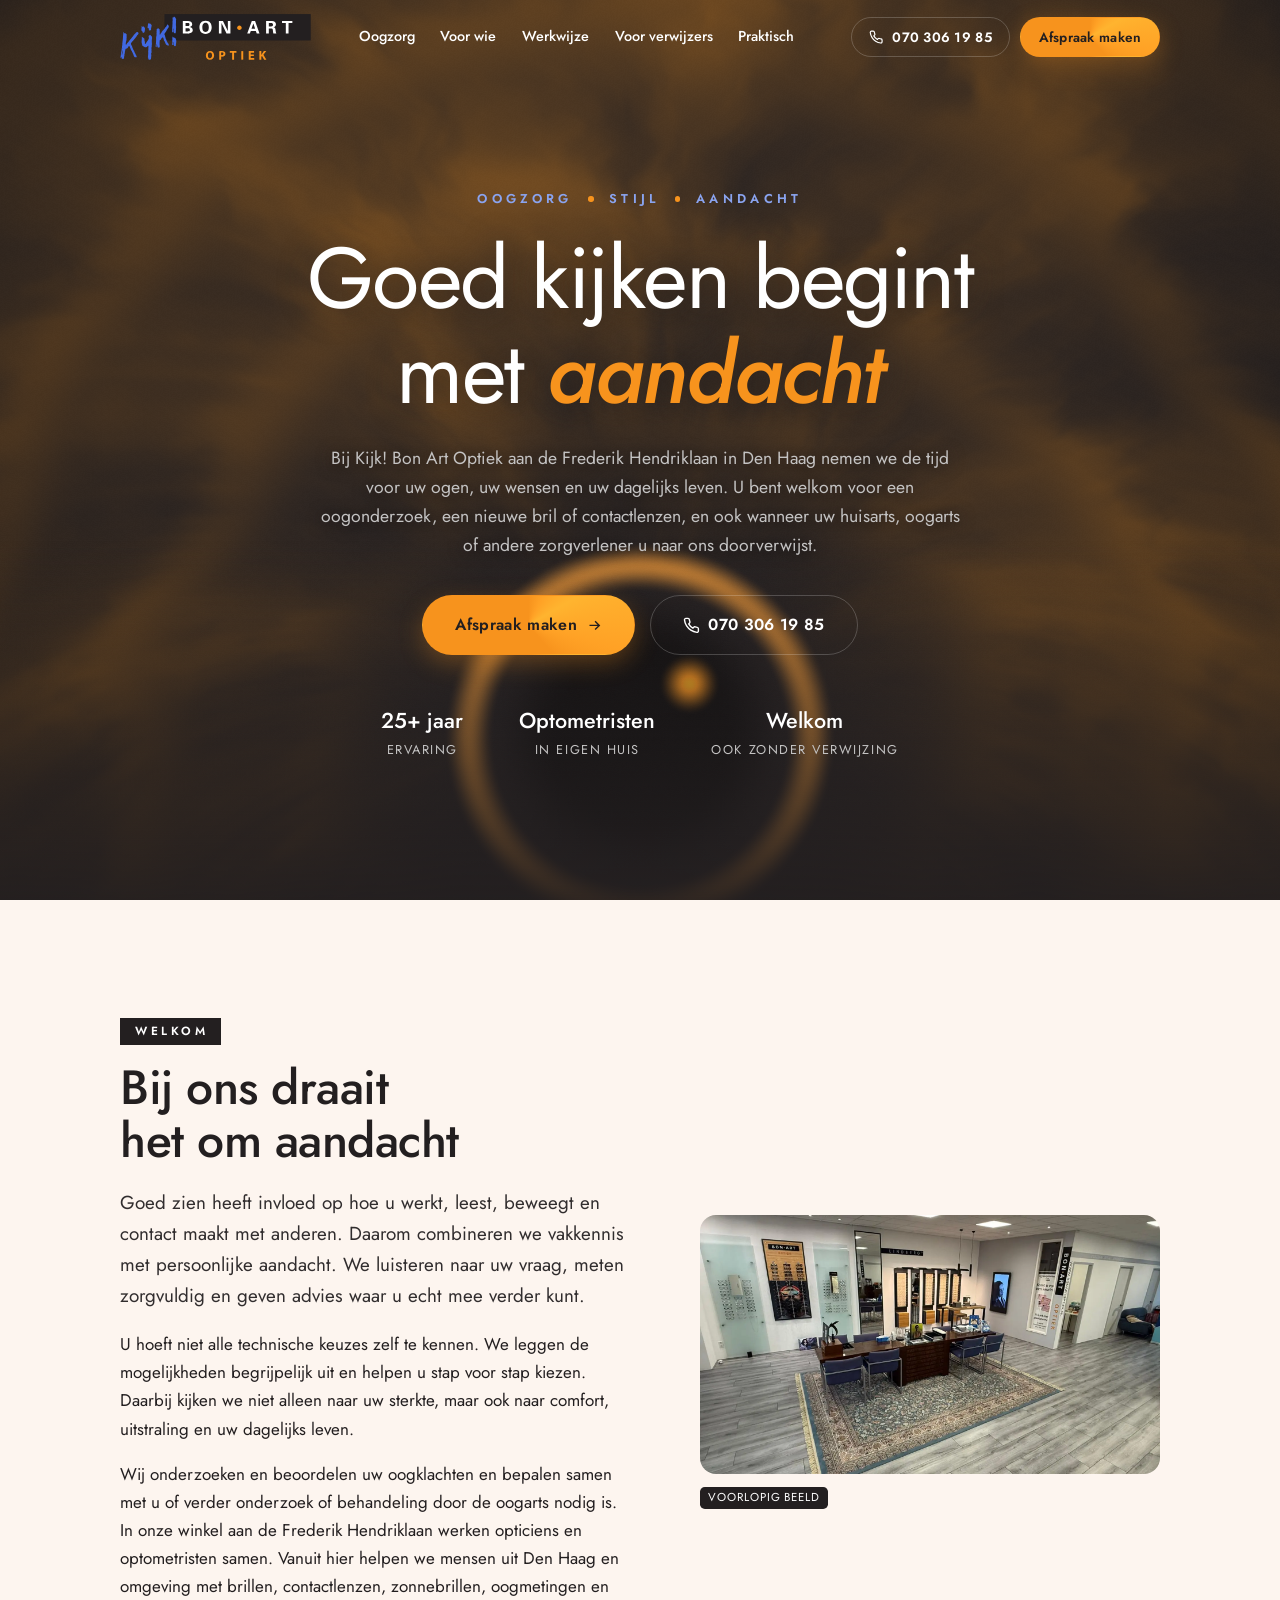
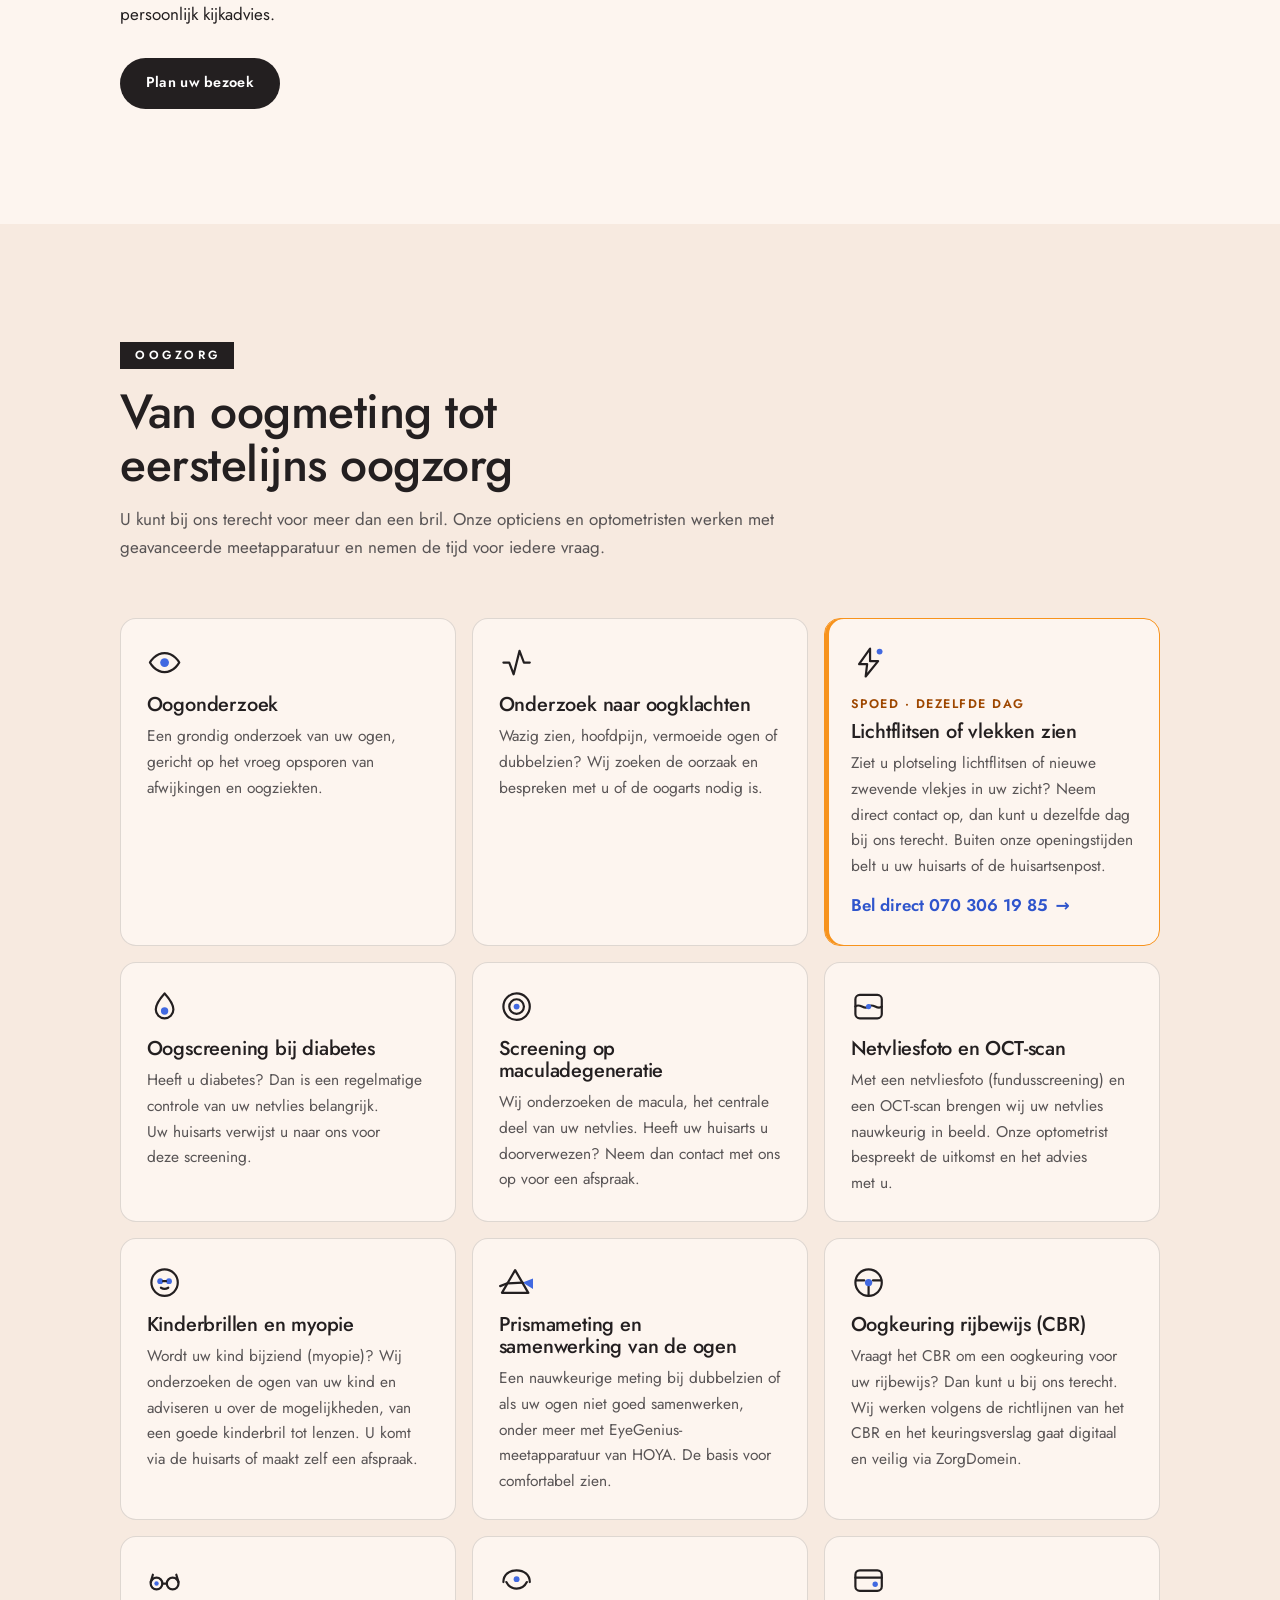
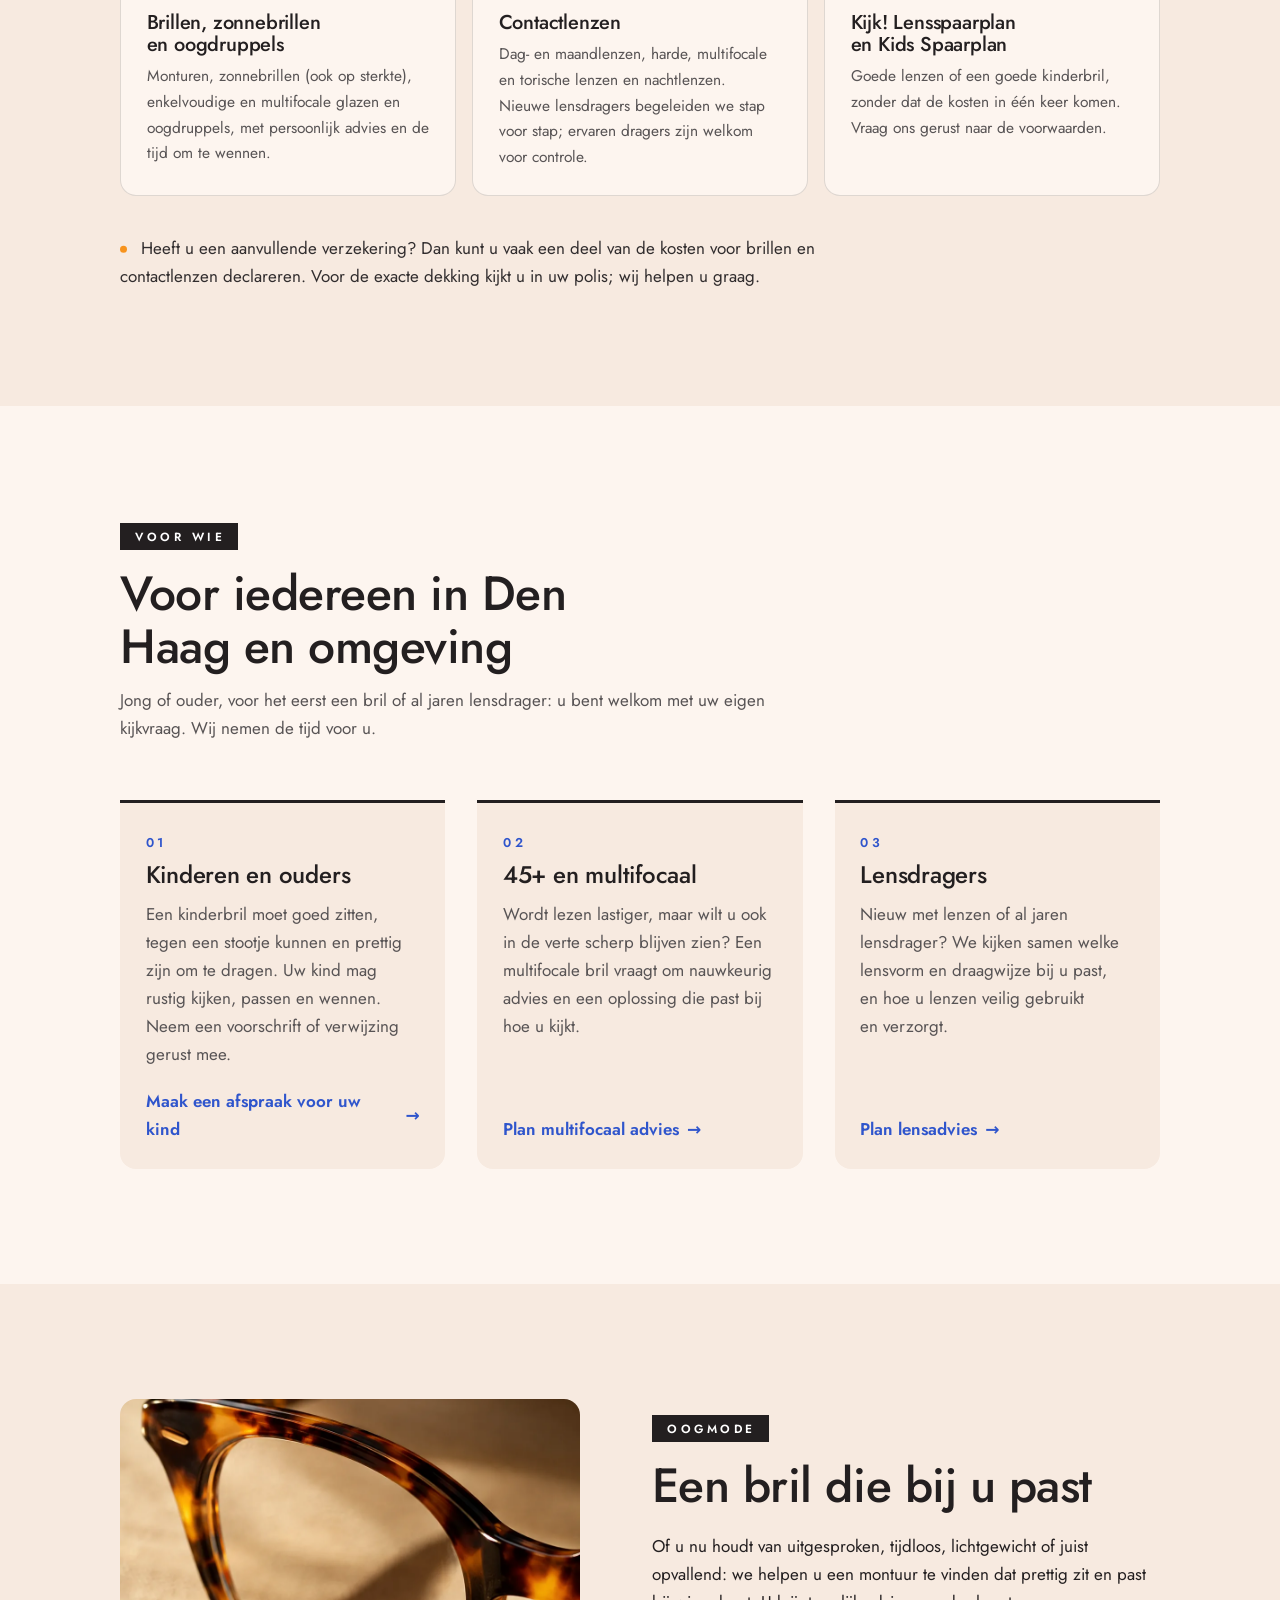
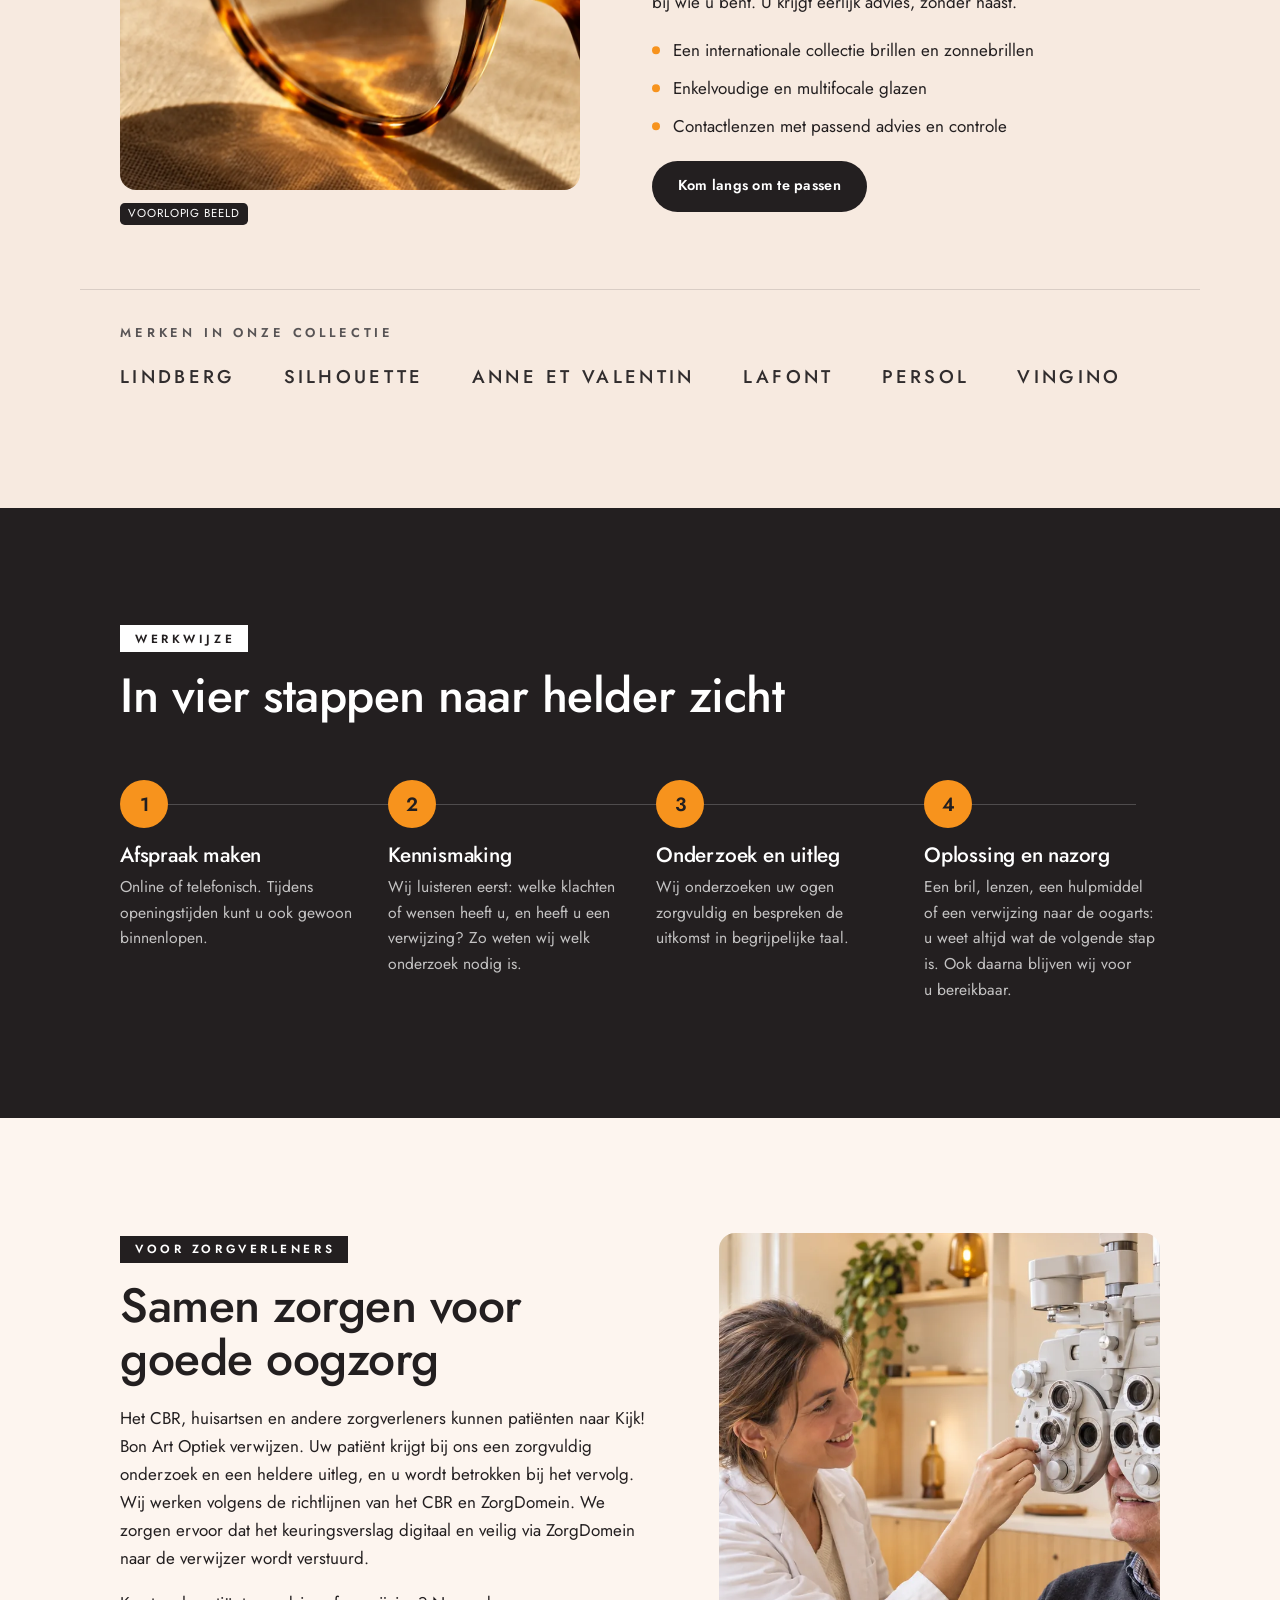
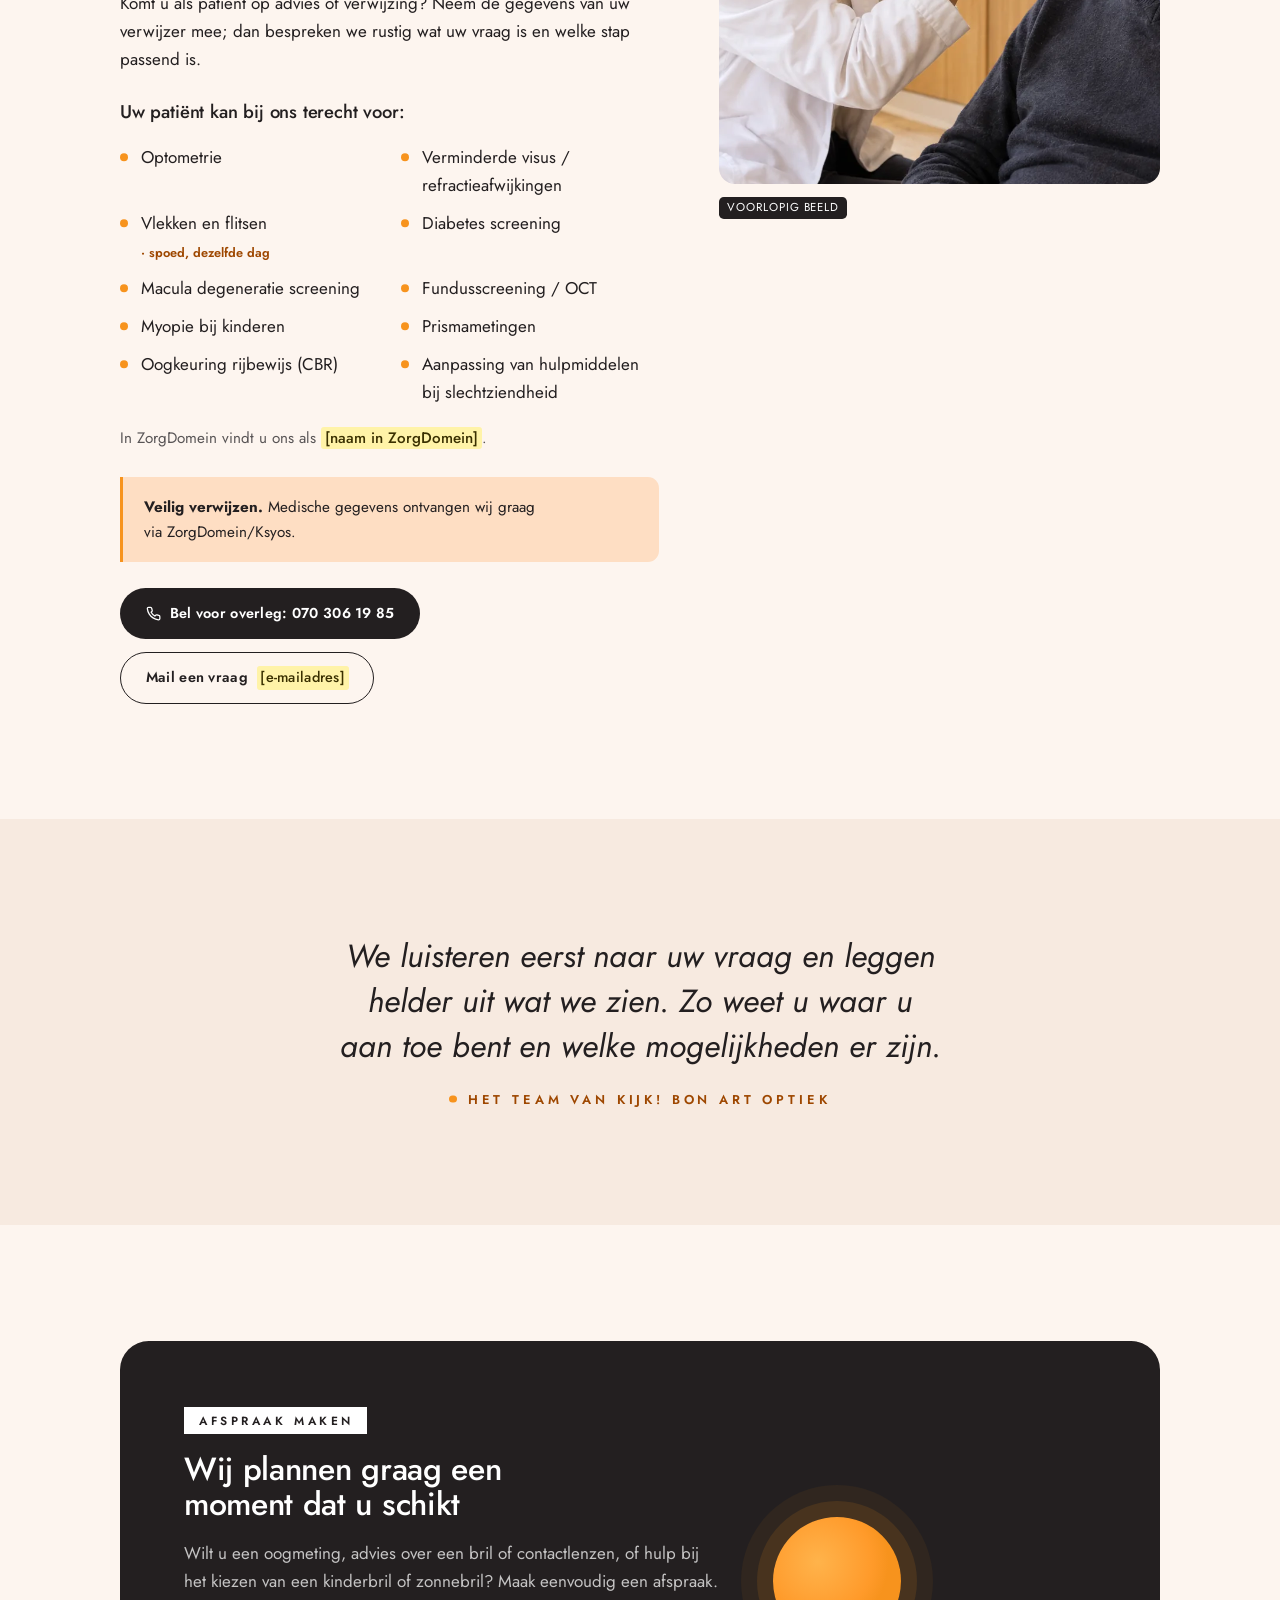
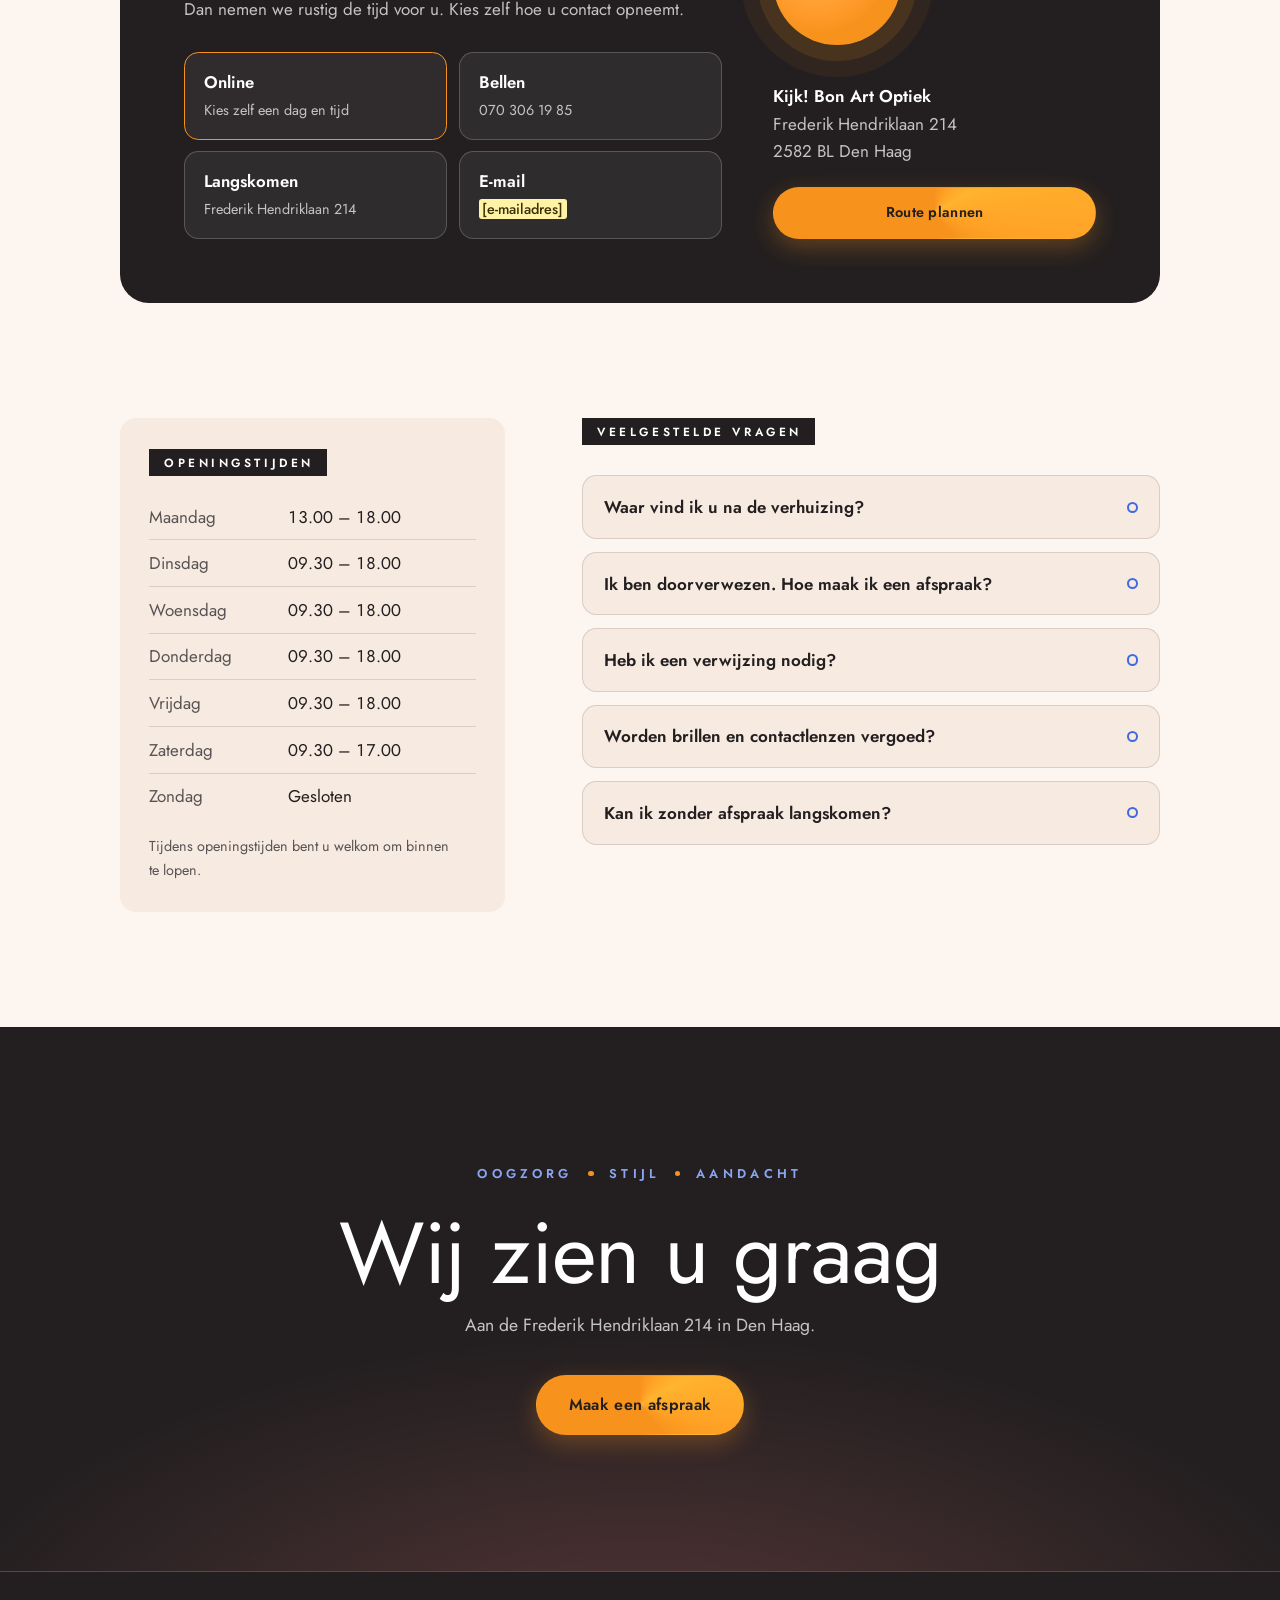
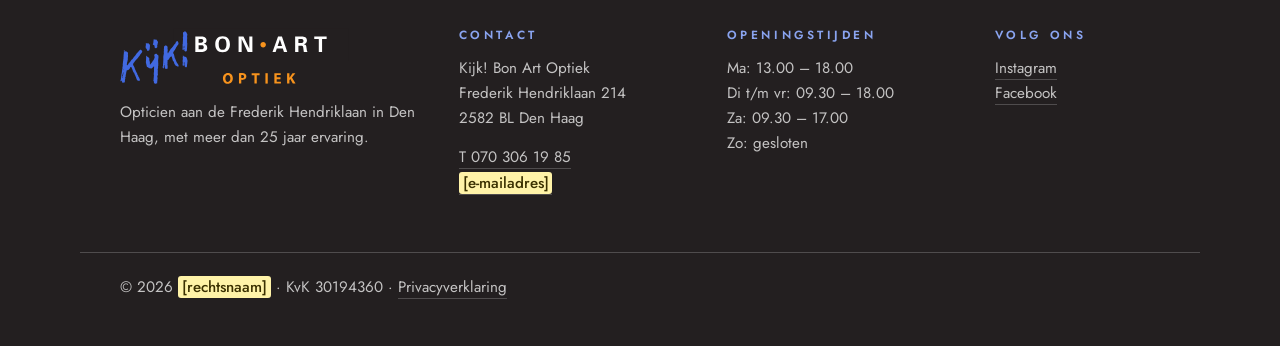
<file: v2/index.html>
<!DOCTYPE html>
<html lang="nl">
<head>
<meta charset="UTF-8">
<meta name="viewport" content="width=device-width, initial-scale=1.0">
<title>Opticien in Den Haag | Oogmeting, brillen en lenzen | Kijk! Bon Art Optiek</title>
<meta name="description" content="Persoonlijke oogzorg, brillen, contactlenzen en deskundig advies in Den Haag. Maak eenvoudig een afspraak bij Kijk! Bon Art Optiek aan de Frederik Hendriklaan.">
<meta name="theme-color" content="#231f20">
<meta property="og:title" content="Kijk! Bon Art Optiek — Opticien aan de Frederik Hendriklaan in Den Haag">
<meta property="og:description" content="Oogmeting, brillen, contactlenzen en persoonlijk kijkadvies in Den Haag. Maak eenvoudig een afspraak.">
<meta property="og:type" content="website">
<meta property="og:locale" content="nl_NL">
<link rel="icon" href="data:image/svg+xml,%3Csvg xmlns='http://www.w3.org/2000/svg' viewBox='0 0 64 64'%3E%3Crect width='64' height='64' rx='10' fill='%23231f20'/%3E%3Ccircle cx='32' cy='32' r='11' fill='%23f7931d'/%3E%3C/svg%3E">
<link rel="preload" href="assets/fonts/jost-latin-wght-normal.woff2" as="font" type="font/woff2" crossorigin>
<link rel="stylesheet" href="assets/css/style.css">
<!-- Gestructureerde gegevens. Vóór livegang invullen: [nieuw-domein], [e-mailadres], [rechtsnaam];
     "geo" (coördinaten van nr. 214) toevoegen zodra bevestigd. -->
<script type="application/ld+json">
{
  "@context": "https://schema.org",
  "@graph": [
    {
      "@type": "Optician",
      "@id": "https://[nieuw-domein]/#optiek",
      "name": "Kijk! Bon Art Optiek",
      "legalName": "[rechtsnaam]",
      "identifier": {
        "@type": "PropertyValue",
        "propertyID": "KvK",
        "value": "30194360"
      },
      "description": "Opticien aan de Frederik Hendriklaan in Den Haag: eerstelijns oogzorg, oogonderzoek, brillen, zonnebrillen en contactlenzen. Ook voor doorverwezen patiënten.",
      "url": "https://[nieuw-domein]/",
      "logo": "https://[nieuw-domein]/assets/img/logo-kijk-bonart-optiek.svg",
      "email": "[e-mailadres]",
      "telephone": "+31703061985",
      "address": {
        "@type": "PostalAddress",
        "streetAddress": "Frederik Hendriklaan 214",
        "postalCode": "2582 BL",
        "addressLocality": "Den Haag",
        "addressCountry": "NL"
      },
      "openingHoursSpecification": [
        {
          "@type": "OpeningHoursSpecification",
          "dayOfWeek": "Monday",
          "opens": "13:00",
          "closes": "18:00"
        },
        {
          "@type": "OpeningHoursSpecification",
          "dayOfWeek": [
            "Tuesday",
            "Wednesday",
            "Thursday",
            "Friday"
          ],
          "opens": "09:30",
          "closes": "18:00"
        },
        {
          "@type": "OpeningHoursSpecification",
          "dayOfWeek": "Saturday",
          "opens": "09:30",
          "closes": "17:00"
        }
      ],
      "areaServed": {
        "@type": "City",
        "name": "Den Haag"
      },
      "hasOfferCatalog": {
        "@type": "OfferCatalog",
        "name": "Oogzorg",
        "itemListElement": [
          {
            "@type": "Offer",
            "itemOffered": {
              "@type": "Service",
              "name": "Oogonderzoek",
              "description": "Een grondig onderzoek van uw ogen, gericht op het vroeg opsporen van afwijkingen en oogziekten."
            }
          },
          {
            "@type": "Offer",
            "itemOffered": {
              "@type": "Service",
              "name": "Onderzoek naar oogklachten",
              "description": "Wazig zien, hoofdpijn, vermoeide ogen of dubbelzien? Wij zoeken de oorzaak en bespreken met u of de oogarts nodig is."
            }
          },
          {
            "@type": "Offer",
            "itemOffered": {
              "@type": "Service",
              "name": "Lichtflitsen of vlekken zien",
              "description": "Ziet u plotseling lichtflitsen of nieuwe zwevende vlekjes in uw zicht? Neem direct contact op, dan kunt u dezelfde dag bij ons terecht. Buiten onze openingstijden belt u uw huisarts of de huisartsenpost."
            }
          },
          {
            "@type": "Offer",
            "itemOffered": {
              "@type": "Service",
              "name": "Oogscreening bij diabetes",
              "description": "Heeft u diabetes? Dan is een regelmatige controle van uw netvlies belangrijk. Uw huisarts verwijst u naar ons voor deze screening."
            }
          },
          {
            "@type": "Offer",
            "itemOffered": {
              "@type": "Service",
              "name": "Screening op maculadegeneratie",
              "description": "Wij onderzoeken de macula, het centrale deel van uw netvlies. Heeft uw huisarts u doorverwezen? Neem dan contact met ons op voor een afspraak."
            }
          },
          {
            "@type": "Offer",
            "itemOffered": {
              "@type": "Service",
              "name": "Netvliesfoto en OCT-scan",
              "description": "Met een netvliesfoto (fundusscreening) en een OCT-scan brengen wij uw netvlies nauwkeurig in beeld. Onze optometrist bespreekt de uitkomst en het advies met u."
            }
          },
          {
            "@type": "Offer",
            "itemOffered": {
              "@type": "Service",
              "name": "Kinderbrillen en myopie",
              "description": "Wordt uw kind bijziend (myopie)? Wij onderzoeken de ogen van uw kind en adviseren u over de mogelijkheden, van een goede kinderbril tot lenzen."
            }
          },
          {
            "@type": "Offer",
            "itemOffered": {
              "@type": "Service",
              "name": "Prismameting en samenwerking van de ogen",
              "description": "Een nauwkeurige meting bij dubbelzien of als uw ogen niet goed samenwerken, onder meer met EyeGenius-meetapparatuur van HOYA."
            }
          },
          {
            "@type": "Offer",
            "itemOffered": {
              "@type": "Service",
              "name": "Oogkeuring rijbewijs (CBR)",
              "description": "Vraagt het CBR om een oogkeuring voor uw rijbewijs? Dan kunt u bij ons terecht. Het keuringsverslag gaat digitaal en veilig via ZorgDomein."
            }
          },
          {
            "@type": "Offer",
            "itemOffered": {
              "@type": "Service",
              "name": "Brillen, zonnebrillen en oogdruppels",
              "description": "Monturen, zonnebrillen (ook op sterkte), enkelvoudige en multifocale glazen en oogdruppels, met persoonlijk advies."
            }
          },
          {
            "@type": "Offer",
            "itemOffered": {
              "@type": "Service",
              "name": "Contactlenzen",
              "description": "Dag- en maandlenzen, harde, multifocale en torische lenzen en nachtlenzen, met begeleiding en controle."
            }
          }
        ]
      },
      "sameAs": [
        "https://www.instagram.com/kijkknoesteroptiek/",
        "https://www.facebook.com/kijkknoester/"
      ]
    },
    {
      "@type": "FAQPage",
      "@id": "https://[nieuw-domein]/#faq",
      "about": {
        "@id": "https://[nieuw-domein]/#optiek"
      },
      "mainEntity": [
        {
          "@type": "Question",
          "name": "Waar vind ik u na de verhuizing?",
          "acceptedAnswer": {
            "@type": "Answer",
            "text": "Wij verhuizen op de Frederik Hendriklaan van nummer 228 naar nummer 214, 2582 BL Den Haag. Onze naam wordt Kijk! Bon Art Optiek."
          }
        },
        {
          "@type": "Question",
          "name": "Ik ben doorverwezen. Hoe maak ik een afspraak?",
          "acceptedAnswer": {
            "@type": "Answer",
            "text": "Maak online of telefonisch een afspraak en vertel ons wie u heeft doorverwezen. Neem de gegevens van uw verwijzer mee; dan bespreken we rustig wat uw vraag is en welke stap passend is."
          }
        },
        {
          "@type": "Question",
          "name": "Heb ik een verwijzing nodig?",
          "acceptedAnswer": {
            "@type": "Answer",
            "text": "Voor een oogmeting, een bril of contactlenzen heeft u geen verwijzing nodig. Heeft u wel een verwijzing, neem die dan mee."
          }
        },
        {
          "@type": "Question",
          "name": "Worden brillen en contactlenzen vergoed?",
          "acceptedAnswer": {
            "@type": "Answer",
            "text": "Heeft u een aanvullende verzekering? Dan kunt u vaak een deel van de kosten declareren bij uw zorgverzekeraar. Voor de exacte dekking kijkt u in uw polis; wij helpen u graag."
          }
        },
        {
          "@type": "Question",
          "name": "Kan ik zonder afspraak langskomen?",
          "acceptedAnswer": {
            "@type": "Answer",
            "text": "Ja, tijdens openingstijden bent u welkom om binnen te lopen. Voor een oogmeting of lensadvies maakt u het beste een afspraak, dan hebben we zeker voldoende tijd voor u."
          }
        }
      ]
    }
  ]
}
</script>
<script src="assets/js/main.js" defer></script>
</head>
<body>

<a class="skip" href="#inhoud">Direct naar de inhoud</a>

<div class="progress" aria-hidden="true"><span></span></div>

<!-- ================= HEADER ================= -->
<header class="header" id="siteHeader">
  <div class="header-inner">
    <a href="#top" class="logo" aria-label="Kijk! Bon Art Optiek — naar het begin van de pagina">
      <img src="assets/img/logo-kijk-bonart-optiek.svg" alt="Kijk! Bon Art Optiek" width="2242" height="543">
    </a>

    <nav class="nav" aria-label="Hoofdmenu">
      <a href="#oogzorg">Oogzorg</a>
      <a href="#voor-wie">Voor wie</a>
      <a href="#werkwijze">Werkwijze</a>
      <a href="#verwijzers">Voor verwijzers</a>
      <a href="#praktisch">Praktisch</a>
    </nav>

    <div class="header-cta">
      <a class="btn btn-line btn-sm hide-sm" href="tel:+31703061985"><svg class="i" viewBox="0 0 24 24" fill="none" stroke="currentColor" stroke-width="2" stroke-linecap="round" stroke-linejoin="round" aria-hidden="true"><path d="M22 16.92v3a2 2 0 0 1-2.18 2 19.79 19.79 0 0 1-8.63-3.07 19.5 19.5 0 0 1-6-6 19.79 19.79 0 0 1-3.07-8.67A2 2 0 0 1 4.11 2h3a2 2 0 0 1 2 1.72c.13.96.36 1.9.7 2.81a2 2 0 0 1-.45 2.11L8.09 9.91a16 16 0 0 0 6 6l1.27-1.27a2 2 0 0 1 2.11-.45c.91.34 1.85.57 2.81.7A2 2 0 0 1 22 16.92Z"/></svg>070 306 19 85</a>
      <a class="btn btn-primary btn-sm" href="#afspraak">Afspraak maken</a>
      <button class="menu-btn" type="button" popovertarget="menu" aria-label="Menu openen">
        <span></span><span></span>
      </button>
    </div>
  </div>
</header>

<!-- Mobiel menu (native popover, geen JS nodig om te openen) -->
<nav id="menu" class="menu" popover aria-label="Mobiel menu">
  <button class="menu-close" type="button" popovertarget="menu" popovertargetaction="hide" aria-label="Menu sluiten">Sluiten</button>
  <a href="#oogzorg">Oogzorg</a>
  <a href="#voor-wie">Voor wie</a>
  <a href="#werkwijze">Werkwijze</a>
  <a href="#verwijzers">Voor verwijzers</a>
  <a href="#praktisch">Openingstijden &amp; route</a>
  <a class="btn btn-primary" href="#afspraak">Afspraak maken</a>
  <a class="menu-tel" href="tel:+31703061985"><svg class="i" viewBox="0 0 24 24" fill="none" stroke="currentColor" stroke-width="2" stroke-linecap="round" stroke-linejoin="round" aria-hidden="true"><path d="M22 16.92v3a2 2 0 0 1-2.18 2 19.79 19.79 0 0 1-8.63-3.07 19.5 19.5 0 0 1-6-6 19.79 19.79 0 0 1-3.07-8.67A2 2 0 0 1 4.11 2h3a2 2 0 0 1 2 1.72c.13.96.36 1.9.7 2.81a2 2 0 0 1-.45 2.11L8.09 9.91a16 16 0 0 0 6 6l1.27-1.27a2 2 0 0 1 2.11-.45c.91.34 1.85.57 2.81.7A2 2 0 0 1 22 16.92Z"/></svg>070 306 19 85</a>
</nav>

<main id="top">

<!-- ================= HERO ================= -->
<section class="hero" aria-labelledby="hero-title">
  <canvas id="iris" aria-hidden="true"></canvas>
  <div class="hero-inner" id="inhoud">
    <!-- Hero-melding: alleen voor de uitgelichte aankondiging. Zelfde data-start/data-end als het item in #actueel. -->
    <a class="hero-notice" href="#actueel" data-start="2026-09-28" data-end="2026-11-01"><span class="hero-notice-tag">Nieuws</span> Nieuwe naam, nieuw adres: wij verhuizen naar nr. 214 <span aria-hidden="true">→</span></a>
    <p class="kicker">Oogzorg <i class="dot"></i> Stijl <i class="dot"></i> Aandacht</p>
    <h1 class="hero-title" id="hero-title">Goed kijken begint<br>met <em>aandacht</em></h1>
    <p class="hero-sub">Bij Kijk! Bon Art Optiek aan de Frederik Hendriklaan in Den Haag nemen we de tijd voor uw ogen, uw wensen en uw dagelijks leven. U bent welkom voor een oogonderzoek, een nieuwe bril of contactlenzen, en ook wanneer uw huisarts, oogarts of andere zorgverlener u naar ons doorverwijst.</p>
    <div class="hero-actions">
      <a class="btn btn-primary btn-lg" href="#afspraak">Afspraak maken
        <svg class="i" viewBox="0 0 24 24" fill="none" stroke="currentColor" stroke-width="2" aria-hidden="true"><path d="M5 12h14M13 6l6 6-6 6"/></svg></a>
      <a class="btn btn-line btn-lg" href="tel:+31703061985"><svg class="i" viewBox="0 0 24 24" fill="none" stroke="currentColor" stroke-width="2" stroke-linecap="round" stroke-linejoin="round" aria-hidden="true"><path d="M22 16.92v3a2 2 0 0 1-2.18 2 19.79 19.79 0 0 1-8.63-3.07 19.5 19.5 0 0 1-6-6 19.79 19.79 0 0 1-3.07-8.67A2 2 0 0 1 4.11 2h3a2 2 0 0 1 2 1.72c.13.96.36 1.9.7 2.81a2 2 0 0 1-.45 2.11L8.09 9.91a16 16 0 0 0 6 6l1.27-1.27a2 2 0 0 1 2.11-.45c.91.34 1.85.57 2.81.7A2 2 0 0 1 22 16.92Z"/></svg>070 306 19 85</a>
    </div>
    <ul class="hero-facts">
      <li><strong>25+ jaar</strong><span>ervaring</span></li>
      <li><strong>Optometristen</strong><span>in eigen huis</span></li>
      <li><strong>Welkom</strong><span>ook zonder verwijzing</span></li>
    </ul>
  </div>
</section>

<!-- ================= ACTUEEL (aankondigingen) =================
     Beheer:
     - Elk item is een <article class="notice"> met data-start en data-end (JJJJ-MM-DD, beide dagen inclusief).
       Leeg laten = geen begin- of einddatum. main.js verbergt items buiten hun periode;
       zijn er geen actieve items, dan verdwijnt de hele sectie (en de hero-melding).
     - Maximaal één item met class "notice--featured" (groot, bovenaan). Overige items zijn compact.
     - Labels: Verhuizing · Actie · Nieuws · Openingstijden.
     Sjabloon compact item (kopiëren, invullen, commentaartekens weghalen):
     <article class="notice" data-start="2026-11-01" data-end="2026-11-30">
       <p class="notice-tag">Actie</p>
       <h3>Titel van de actie</h3>
       <p>Korte omschrijving, met voorwaarden en looptijd.</p>
       <a class="link" href="#afspraak">Maak een afspraak</a>
     </article>
-->
<section class="section news" id="actueel" aria-labelledby="actueel-title">
  <div class="wrap">
    <h2 id="actueel-title" class="label">Actueel</h2>
    <div class="news-list">

      <article class="notice notice--featured" data-start="2026-09-28" data-end="2026-11-01">
        <div class="notice-body">
          <p class="notice-tag">Verhuizing</p>
          <h3>Kijk! Knoester Optiek wordt Kijk! Bon Art Optiek</h3>
          <p>Wij krijgen een nieuwe naam en verhuizen op de Frederik Hendriklaan van nummer 228 naar nummer 214. Vanaf <mark class="ph">[datum]</mark> ontvangen wij u op het nieuwe adres. <mark class="ph">[Korte toelichting: wat er voor klanten verandert, bijv. vernieuwde winkel.]</mark></p>
          <div class="notice-actions">
            <a class="btn btn-dark" href="https://www.google.com/maps/dir//Frederik+Hendriklaan+214,+2582+BL+Den+Haag" target="_blank" rel="noopener">Route naar nr. 214</a>
            <a class="btn btn-line-dark" href="#afspraak">Maak een afspraak</a>
          </div>
        </div>
        <dl class="notice-facts">
          <div><dt>Nieuw adres</dt><dd>Frederik Hendriklaan 214<br>2582 BL Den Haag</dd></div>
          <div><dt>Open vanaf</dt><dd><mark class="ph">[datum]</mark></dd></div>
          <div><dt>Oude adres</dt><dd>Frederik Hendriklaan 228, open tot en met <mark class="ph">[datum]</mark></dd></div>
        </dl>
      </article>

    </div>
  </div>
</section>

<!-- ================= WELKOM / GASTVRIJHEID ================= -->
<section class="section welcome" aria-labelledby="welkom-title">
  <div class="wrap welcome-grid">
    <div class="welcome-text">
      <p class="label reveal">Welkom</p>
      <h2 id="welkom-title" class="reveal">Bij ons draait het om aandacht</h2>
      <p class="lead reveal">Goed zien heeft invloed op hoe u werkt, leest, beweegt en contact maakt met anderen. Daarom combineren we vakkennis met persoonlijke aandacht. We luisteren naar uw vraag, meten zorgvuldig en geven advies waar u echt mee verder kunt.</p>
      <p class="reveal">U hoeft niet alle technische keuzes zelf te kennen. We leggen de mogelijkheden begrijpelijk uit en helpen u stap voor stap kiezen. Daarbij kijken we niet alleen naar uw sterkte, maar ook naar comfort, uitstraling en uw dagelijks leven.</p>
      <p class="reveal">Wij onderzoeken en beoordelen uw oogklachten en bepalen samen met u of verder onderzoek of behandeling door de oogarts nodig is. In onze winkel aan de Frederik Hendriklaan werken opticiens en optometristen samen. Vanuit hier helpen we mensen uit Den Haag en omgeving met brillen, contactlenzen, zonnebrillen, oogmetingen en persoonlijk kijkadvies.</p>
      <div class="reveal"><a class="btn btn-dark" href="#afspraak">Plan uw bezoek</a></div>
    </div>
    <!-- Vervangen door een foto van de winkel aan de Frederik Hendriklaan 214 zodra beschikbaar. -->
    <figure class="welcome-media reveal">
      <img src="assets/img/bonart-interieur.webp" alt="Voorlopige sfeerafbeelding van een optiekwinkel met adviestafel en brillenwanden" width="1600" height="900" loading="lazy" decoding="async">
      <figcaption><span class="tag">Voorlopig beeld</span></figcaption>
    </figure>
  </div>
</section>

<!-- ================= OOGZORG ================= -->
<section class="section services" id="oogzorg" aria-labelledby="oogzorg-title">
  <div class="wrap">
    <header class="section-head">
      <p class="label reveal">Oogzorg</p>
      <h2 id="oogzorg-title" class="reveal">Van oogmeting tot eerstelijns oogzorg</h2>
      <p class="section-sub reveal">U kunt bij ons terecht voor meer dan een bril. Onze opticiens en optometristen werken met geavanceerde meetapparatuur en nemen de tijd voor iedere vraag.</p>
    </header>
    <div class="services-grid">
      <article class="card reveal">
        <svg class="card-ico" viewBox="0 0 24 24" aria-hidden="true"><path d="M2 12s3.5-6.5 10-6.5S22 12 22 12s-3.5 6.5-10 6.5S2 12 2 12Z"/><circle cx="12" cy="12" r="3" class="fill"/></svg>
        <div><h3>Oogonderzoek</h3>
        <p>Een grondig onderzoek van uw ogen, gericht op het vroeg opsporen van afwijkingen en oogziekten.</p></div>
      </article>
      <article class="card reveal">
        <svg class="card-ico" viewBox="0 0 24 24" aria-hidden="true"><path d="M3 12h4l3 8 4-16 3 8h4"/></svg>
        <div><h3>Onderzoek naar oogklachten</h3>
        <p>Wazig zien, hoofdpijn, vermoeide ogen of dubbelzien? Wij zoeken de oorzaak en bespreken met u of de oogarts nodig is.</p></div>
      </article>
      <article class="card card-urgent reveal">
        <svg class="card-ico" viewBox="0 0 24 24" aria-hidden="true"><path d="M13 2.5 5.5 13H11l-1 8.5L18.5 11H13Z"/><circle cx="19.5" cy="4.5" r="2" class="fill"/></svg>
        <div><p class="card-tag">Spoed · dezelfde dag</p>
        <h3>Lichtflitsen of vlekken zien</h3>
        <p>Ziet u plotseling lichtflitsen of nieuwe zwevende vlekjes in uw zicht? Neem direct contact op, dan kunt u dezelfde dag bij ons terecht. Buiten onze openingstijden belt u uw huisarts of de huisartsenpost.</p>
        <a class="link" href="tel:+31703061985">Bel direct 070 306 19 85</a></div>
      </article>
      <article class="card reveal">
        <svg class="card-ico" viewBox="0 0 24 24" aria-hidden="true"><path d="M12 3s6 6.5 6 11a6 6 0 0 1-12 0c0-4.5 6-11 6-11Z"/><circle cx="12" cy="15" r="2.5" class="fill"/></svg>
        <div><h3>Oogscreening bij diabetes</h3>
        <p>Heeft u diabetes? Dan is een regelmatige controle van uw netvlies belangrijk. Uw huisarts verwijst u naar ons voor deze screening.</p></div>
      </article>
      <article class="card reveal">
        <svg class="card-ico" viewBox="0 0 24 24" aria-hidden="true"><circle cx="12" cy="12" r="9"/><circle cx="12" cy="12" r="5"/><circle cx="12" cy="12" r="2" class="fill"/></svg>
        <div><h3>Screening op maculadegeneratie</h3>
        <p>Wij onderzoeken de macula, het centrale deel van uw netvlies. Heeft uw huisarts u doorverwezen? Neem dan contact met ons op voor een afspraak.</p></div>
      </article>
      <article class="card reveal">
        <svg class="card-ico" viewBox="0 0 24 24" aria-hidden="true"><rect x="3" y="4" width="18" height="16" rx="3"/><path d="M3 12c3-3 6 3 9 0s6 3 9 0"/><circle cx="12" cy="12" r="1.8" class="fill"/></svg>
        <div><h3>Netvliesfoto en OCT-scan</h3>
        <p>Met een netvliesfoto (fundusscreening) en een OCT-scan brengen wij uw netvlies nauwkeurig in beeld. Onze optometrist bespreekt de uitkomst en het advies met u.</p></div>
      </article>
      <article class="card reveal">
        <svg class="card-ico" viewBox="0 0 24 24" aria-hidden="true"><circle cx="12" cy="12" r="9"/><circle cx="9" cy="11" r="2" class="fill"/><circle cx="15" cy="11" r="2" class="fill"/><path d="M11 11h2M9.5 15.5c1.5 1 3.5 1 5 0"/></svg>
        <div><h3>Kinderbrillen en myopie</h3>
        <p>Wordt uw kind bijziend (myopie)? Wij onderzoeken de ogen van uw kind en adviseren u over de mogelijkheden, van een goede kinderbril tot lenzen. U komt via de huisarts of maakt zelf een afspraak.</p></div>
      </article>
      <article class="card reveal">
        <svg class="card-ico" viewBox="0 0 24 24" aria-hidden="true"><path class="fill" d="M16.1 12 23.2 9.2v7.2Z"/><path d="M.8 14.4 5.7 12.5l10.4-.5"/><path d="M11 3.5 20 19H2Z"/></svg>
        <div><h3>Prismameting en samenwerking van de ogen</h3>
        <p>Een nauwkeurige meting bij dubbelzien of als uw ogen niet goed samenwerken, onder meer met EyeGenius-meetapparatuur van HOYA. De basis voor comfortabel zien.</p></div>
      </article>
      <article class="card reveal">
        <svg class="card-ico" viewBox="0 0 24 24" aria-hidden="true"><circle cx="12" cy="12" r="9"/><path d="M3.5 10.5H9M15 10.5h5.5M12 14.5V21"/><circle cx="12" cy="12" r="2.5" class="fill"/></svg>
        <div><h3>Oogkeuring rijbewijs (CBR)</h3>
        <p>Vraagt het CBR om een oogkeuring voor uw rijbewijs? Dan kunt u bij ons terecht. Wij werken volgens de richtlijnen van het CBR en het keuringsverslag gaat digitaal en veilig via ZorgDomein.</p></div>
      </article>
      <article class="card reveal">
        <svg class="card-ico" viewBox="0 0 24 24" aria-hidden="true"><circle cx="6.5" cy="14" r="4"/><circle cx="17.5" cy="14" r="4"/><path d="M10.5 14h3M2.5 13 4 8M21.5 13 20 8"/><circle cx="6.5" cy="14" r="1.5" class="fill"/></svg>
        <div><h3>Brillen, zonnebrillen en oogdruppels</h3>
        <p>Monturen, zonnebrillen (ook op sterkte), enkelvoudige en multifocale glazen en oogdruppels, met persoonlijk advies en de tijd om te wennen.</p></div>
      </article>
      <article class="card reveal">
        <svg class="card-ico" viewBox="0 0 24 24" aria-hidden="true"><path d="M3 13c0-5 4-8 9-8s9 3 9 8"/><path d="M5 13c1.5 3 4 4.5 7 4.5s5.5-1.5 7-4.5"/><circle cx="12" cy="11" r="2" class="fill"/></svg>
        <div><h3>Contactlenzen</h3>
        <p>Dag- en maandlenzen, harde, multifocale en torische lenzen en nachtlenzen. Nieuwe lensdragers begeleiden we stap voor stap; ervaren dragers zijn welkom voor controle.</p></div>
      </article>
      <article class="card reveal">
        <svg class="card-ico" viewBox="0 0 24 24" aria-hidden="true"><rect x="3" y="5" width="18" height="14" rx="3"/><path d="M3 10h18"/><circle cx="16.5" cy="14.5" r="1.8" class="fill"/></svg>
        <div><h3>Kijk! Lensspaarplan en Kids Spaarplan</h3>
        <p>Goede lenzen of een goede kinderbril, zonder dat de kosten in één keer komen. Vraag ons gerust naar de voorwaarden.</p></div>
      </article>
    </div>
    <p class="services-note reveal"><i class="dot"></i> Heeft u een aanvullende verzekering? Dan kunt u vaak een deel van de kosten voor brillen en contactlenzen declareren. Voor de exacte dekking kijkt u in uw polis; wij helpen u graag.</p>
  </div>
</section>

<!-- ================= VOOR WIE ================= -->
<section class="section audience" id="voor-wie" aria-labelledby="voorwie-title">
  <div class="wrap">
    <header class="section-head">
      <p class="label reveal">Voor wie</p>
      <h2 id="voorwie-title" class="reveal">Voor iedereen in Den Haag en omgeving</h2>
      <p class="section-sub reveal">Jong of ouder, voor het eerst een bril of al jaren lensdrager: u bent welkom met uw eigen kijkvraag. Wij nemen de tijd voor u.</p>
    </header>
    <div class="audience-grid">
      <article class="aud reveal">
        <p class="aud-n">01</p>
        <h3>Kinderen en ouders</h3>
        <p>Een kinderbril moet goed zitten, tegen een stootje kunnen en prettig zijn om te dragen. Uw kind mag rustig kijken, passen en wennen. Neem een voorschrift of verwijzing gerust mee.</p>
        <a class="link" href="#afspraak">Maak een afspraak voor uw kind</a>
      </article>
      <article class="aud reveal">
        <p class="aud-n">02</p>
        <h3>45+ en multifocaal</h3>
        <p>Wordt lezen lastiger, maar wilt u ook in de verte scherp blijven zien? Een multifocale bril vraagt om nauwkeurig advies en een oplossing die past bij hoe u kijkt.</p>
        <a class="link" href="#afspraak">Plan multifocaal advies</a>
      </article>
      <article class="aud reveal">
        <p class="aud-n">03</p>
        <h3>Lensdragers</h3>
        <p>Nieuw met lenzen of al jaren lensdrager? We kijken samen welke lensvorm en draagwijze bij u past, en hoe u lenzen veilig gebruikt en verzorgt.</p>
        <a class="link" href="#afspraak">Plan lensadvies</a>
      </article>
    </div>
  </div>
</section>

<!-- ================= COLLECTIE ================= -->
<section class="section collection" id="collectie" aria-labelledby="collectie-title">
  <div class="wrap coll-grid">
    <figure class="coll-media reveal">
      <img src="assets/img/bonart-frame-macro.webp" alt="Voorlopige sfeerafbeelding van een montuur" width="1200" height="1020" loading="lazy" decoding="async">
      <figcaption><span class="tag">Voorlopig beeld</span></figcaption>
    </figure>
    <div class="coll-text">
      <p class="label reveal">Oogmode</p>
      <h2 id="collectie-title" class="reveal">Een bril die bij u past</h2>
      <p class="reveal">Of u nu houdt van uitgesproken, tijdloos, lichtgewicht of juist opvallend: we helpen u een montuur te vinden dat prettig zit en past bij wie u bent. U krijgt eerlijk advies, zonder haast.</p>
      <ul class="dots reveal">
        <li>Een internationale collectie brillen en zonnebrillen</li>
        <li>Enkelvoudige en multifocale glazen</li>
        <li>Contactlenzen met passend advies en controle</li>
      </ul>
      <div class="reveal"><a class="btn btn-dark" href="#afspraak">Kom langs om te passen</a></div>
    </div>
  </div>
  <!-- Merkenstrip: vervang een <li> door <li><img src="assets/img/merken/NAAM.svg" alt="Merknaam" loading="lazy"></li>
       zodra het officiële logobestand van de leverancier binnen is. Lege placeholders verwijderen vóór livegang. -->
  <div class="wrap brands reveal">
    <p class="brands-title">Merken in onze collectie</p>
    <!-- Merken overgenomen uit v1 (kijkknoester.nl/merken). Vóór livegang laten bevestigen welke nog actueel zijn. -->
    <ul class="brands-list">
      <li>Lindberg</li>
      <li>Silhouette</li>
      <li>Anne et Valentin</li>
      <li>Lafont</li>
      <li>Persol</li>
      <li>Vingino</li>
    </ul>
  </div>
</section>

<!-- ================= WERKWIJZE ================= -->
<section class="section method" id="werkwijze" aria-labelledby="werkwijze-title">
  <div class="wrap">
    <header class="section-head">
      <p class="label label-on-dark reveal">Werkwijze</p>
      <h2 id="werkwijze-title" class="reveal">In vier stappen naar helder zicht</h2>
    </header>
    <ol class="steps">
      <li class="reveal"><span class="step-n" aria-hidden="true">1</span><div><h3>Afspraak maken</h3><p>Online of telefonisch. Tijdens openingstijden kunt u ook gewoon binnenlopen.</p></div></li>
      <li class="reveal"><span class="step-n" aria-hidden="true">2</span><div><h3>Kennismaking</h3><p>Wij luisteren eerst: welke klachten of wensen heeft u, en heeft u een verwijzing? Zo weten wij welk onderzoek nodig is.</p></div></li>
      <li class="reveal"><span class="step-n" aria-hidden="true">3</span><div><h3>Onderzoek en uitleg</h3><p>Wij onderzoeken uw ogen zorgvuldig en bespreken de uitkomst in begrijpelijke taal.</p></div></li>
      <li class="reveal"><span class="step-n" aria-hidden="true">4</span><div><h3>Oplossing en nazorg</h3><p>Een bril, lenzen, een hulpmiddel of een verwijzing naar de oogarts: u weet altijd wat de volgende stap is. Ook daarna blijven wij voor u bereikbaar.</p></div></li>
    </ol>
  </div>
</section>

<!-- ================= VERWIJZERS ================= -->
<section class="section referrers" id="verwijzers" aria-labelledby="verwijzers-title">
  <div class="wrap">
    <div class="ref-card">
      <div class="ref-text">
        <p class="label reveal">Voor zorgverleners</p>
        <h2 id="verwijzers-title" class="reveal">Samen zorgen voor goede oogzorg</h2>
        <p class="reveal">Het CBR, huisartsen en andere zorgverleners kunnen patiënten naar Kijk! Bon Art Optiek verwijzen. Uw patiënt krijgt bij ons een zorgvuldig onderzoek en een heldere uitleg, en u wordt betrokken bij het vervolg. Wij werken volgens de richtlijnen van het CBR en ZorgDomein. We zorgen ervoor dat het keuringsverslag digitaal en veilig via ZorgDomein naar de verwijzer wordt verstuurd.</p>
        <p class="reveal">Komt u als patiënt op advies of verwijzing? Neem de gegevens van uw verwijzer mee; dan bespreken we rustig wat uw vraag is en welke stap passend is.</p>
        <h3 class="reveal">Uw patiënt kan bij ons terecht voor:</h3>
        <ul class="dots dots-2 reveal">
          <li>Optometrie</li>
          <li>Verminderde visus / refractieafwijkingen</li>
          <li><span>Vlekken en flitsen <span class="spoed">· spoed, dezelfde dag</span></span></li>
          <li>Diabetes screening</li>
          <li>Macula degeneratie screening</li>
          <li>Fundusscreening / OCT</li>
          <li>Myopie bij kinderen</li>
          <li>Prismametingen</li>
          <li>Oogkeuring rijbewijs (CBR)</li>
          <li>Aanpassing van hulpmiddelen bij slechtziendheid</li>
        </ul>
        <p class="zd-hint reveal">In ZorgDomein vindt u ons als <strong><mark class="ph">[naam in ZorgDomein]</mark></strong>.</p>
        <div class="secure reveal">
          <p><strong>Veilig verwijzen.</strong> Medische gegevens ontvangen wij graag via ZorgDomein/Ksyos.</p>
        </div>
        <div class="ref-actions reveal">
          <a class="btn btn-dark" href="tel:+31703061985"><svg class="i" viewBox="0 0 24 24" fill="none" stroke="currentColor" stroke-width="2" stroke-linecap="round" stroke-linejoin="round" aria-hidden="true"><path d="M22 16.92v3a2 2 0 0 1-2.18 2 19.79 19.79 0 0 1-8.63-3.07 19.5 19.5 0 0 1-6-6 19.79 19.79 0 0 1-3.07-8.67A2 2 0 0 1 4.11 2h3a2 2 0 0 1 2 1.72c.13.96.36 1.9.7 2.81a2 2 0 0 1-.45 2.11L8.09 9.91a16 16 0 0 0 6 6l1.27-1.27a2 2 0 0 1 2.11-.45c.91.34 1.85.57 2.81.7A2 2 0 0 1 22 16.92Z"/></svg>Bel voor overleg: 070 306 19 85</a>
          <a class="btn btn-line-dark" href="#">Mail een vraag <mark class="ph">[e-mailadres]</mark></a>
        </div>
      </div>
      <figure class="ref-media reveal">
        <img src="assets/img/bonart-optometrist.webp" alt="Voorlopige sfeerafbeelding van een oogonderzoek" width="1200" height="900" loading="lazy" decoding="async">
        <figcaption><span class="tag">Voorlopig beeld</span></figcaption>
      </figure>
    </div>
  </div>
</section>

<!-- ================= QUOTE ================= -->
<section class="section quote" aria-label="Onze belofte">
  <div class="wrap">
    <blockquote class="reveal">
      <p>We luisteren eerst naar uw vraag en leggen helder uit wat we zien. Zo weet u waar u aan toe bent en welke mogelijkheden er zijn.</p>
      <footer>Het team van Kijk! Bon Art Optiek</footer>
    </blockquote>
  </div>
</section>

<!-- ================= AFSPRAAK ================= -->
<section class="section cta" id="afspraak" aria-labelledby="afspraak-title">
  <div class="wrap">
    <div class="cta-panel">
      <div class="cta-main">
        <p class="label label-on-dark">Afspraak maken</p>
        <h2 id="afspraak-title">Wij plannen graag een moment dat u schikt</h2>
        <p>Wilt u een oogmeting, advies over een bril of contactlenzen, of hulp bij het kiezen van een kinderbril of zonnebril? Maak eenvoudig een afspraak. Dan nemen we rustig de tijd voor u. Kies zelf hoe u contact opneemt.</p>
        <div class="cta-options">
          <a class="cta-chip" href="afspraak.html">
            <strong>Online</strong><span>Kies zelf een dag en tijd</span>
          </a>
          <a class="cta-chip" href="tel:+31703061985">
            <strong>Bellen</strong><span>070 306 19 85</span>
          </a>
          <a class="cta-chip" href="https://www.google.com/maps/dir//Frederik+Hendriklaan+214,+2582+BL+Den+Haag" target="_blank" rel="noopener">
            <strong>Langskomen</strong><span>Frederik Hendriklaan 214</span>
          </a>
          <a class="cta-chip" href="#">
            <strong>E-mail</strong><span><mark class="ph">[e-mailadres]</mark></span>
          </a>
        </div>
      </div>
      <div class="cta-side">
        <div class="cta-dot" aria-hidden="true"></div>
        <address class="cta-addr">
          <strong>Kijk! Bon Art Optiek</strong><br>
          Frederik Hendriklaan 214<br>2582 BL Den Haag
        </address>
        <a class="btn btn-primary btn-block" href="https://www.google.com/maps/dir//Frederik+Hendriklaan+214,+2582+BL+Den+Haag" target="_blank" rel="noopener">Route plannen</a>
      </div>
    </div>
  </div>
</section>

<!-- ================= PRAKTISCH / FAQ ================= -->
<section class="section practical" id="praktisch" aria-labelledby="praktisch-title">
  <div class="wrap practical-grid">
    <div class="hours reveal">
      <h2 id="praktisch-title" class="label">Openingstijden</h2>
      <table class="hours-table">
        <tbody>
          <tr><th scope="row">Maandag</th><td>13.00 – 18.00</td></tr>
          <tr><th scope="row">Dinsdag</th><td>09.30 – 18.00</td></tr>
          <tr><th scope="row">Woensdag</th><td>09.30 – 18.00</td></tr>
          <tr><th scope="row">Donderdag</th><td>09.30 – 18.00</td></tr>
          <tr><th scope="row">Vrijdag</th><td>09.30 – 18.00</td></tr>
          <tr><th scope="row">Zaterdag</th><td>09.30 – 17.00</td></tr>
          <tr><th scope="row">Zondag</th><td>Gesloten</td></tr>
        </tbody>
      </table>
      <p class="hours-note">Tijdens openingstijden bent u welkom om binnen te lopen.</p>
    </div>
    <div class="faq reveal">
      <h2 class="label">Veelgestelde vragen</h2>
      <details name="faq">
        <summary>Waar vind ik u na de verhuizing?</summary>
        <p>Wij verhuizen op de Frederik Hendriklaan van nummer 228 naar nummer 214, 2582 BL Den Haag. Onze naam wordt Kijk! Bon Art Optiek.</p>
      </details>
      <details name="faq">
        <summary>Ik ben doorverwezen. Hoe maak ik een afspraak?</summary>
        <p>Maak online of telefonisch een afspraak en vertel ons wie u heeft doorverwezen. Neem de gegevens van uw verwijzer mee; dan bespreken we rustig wat uw vraag is en welke stap passend is.</p>
      </details>
      <details name="faq">
        <summary>Heb ik een verwijzing nodig?</summary>
        <p>Voor een oogmeting, een bril of contactlenzen heeft u geen verwijzing nodig. Heeft u wel een verwijzing, neem die dan mee.</p>
      </details>
      <details name="faq">
        <summary>Worden brillen en contactlenzen vergoed?</summary>
        <p>Heeft u een aanvullende verzekering? Dan kunt u vaak een deel van de kosten declareren bij uw zorgverzekeraar. Voor de exacte dekking kijkt u in uw polis; wij helpen u graag.</p>
      </details>
      <details name="faq">
        <summary>Kan ik zonder afspraak langskomen?</summary>
        <p>Ja, tijdens openingstijden bent u welkom om binnen te lopen. Voor een oogmeting of lensadvies maakt u het beste een afspraak, dan hebben we zeker voldoende tijd voor u.</p>
      </details>
      <!-- <details name="faq">
        <summary>In welke talen kan ik bij u terecht?</summary>
        <p>In het Nederlands en <mark class="ph">[te bevestigen]</mark>. Neemt u gerust iemand mee die voor u kan vertalen.</p>
      </details> -->
    </div>
  </div>
</section>

<!-- ================= SLOT ================= -->
<section class="final" aria-labelledby="final-title">
  <div class="wrap">
    <p class="kicker">Oogzorg <i class="dot"></i> Stijl <i class="dot"></i> Aandacht</p>
    <h2 class="final-title" id="final-title">Wij zien u graag</h2>
    <p class="final-sub">Aan de Frederik Hendriklaan 214 in Den Haag.</p>
    <a class="btn btn-primary btn-lg" href="#afspraak">Maak een afspraak</a>
  </div>
</section>

</main>

<!-- Sticky actiebalk (mobiel) -->
<div class="sticky-bar" id="stickyBar">
  <a class="btn btn-line-dark" href="tel:+31703061985"><svg class="i" viewBox="0 0 24 24" fill="none" stroke="currentColor" stroke-width="2" stroke-linecap="round" stroke-linejoin="round" aria-hidden="true"><path d="M22 16.92v3a2 2 0 0 1-2.18 2 19.79 19.79 0 0 1-8.63-3.07 19.5 19.5 0 0 1-6-6 19.79 19.79 0 0 1-3.07-8.67A2 2 0 0 1 4.11 2h3a2 2 0 0 1 2 1.72c.13.96.36 1.9.7 2.81a2 2 0 0 1-.45 2.11L8.09 9.91a16 16 0 0 0 6 6l1.27-1.27a2 2 0 0 1 2.11-.45c.91.34 1.85.57 2.81.7A2 2 0 0 1 22 16.92Z"/></svg>Bellen</a>
  <a class="btn btn-primary" href="#afspraak">Afspraak maken</a>
</div>

<!-- ================= FOOTER ================= -->
<footer class="footer">
  <div class="wrap footer-grid">
    <div>
      <img class="footer-logo" src="assets/img/logo-kijk-bonart-optiek.svg" alt="Kijk! Bon Art Optiek" width="2242" height="543" loading="lazy">
      <p class="footer-tag">Opticien aan de Frederik Hendriklaan in Den Haag, met meer dan 25 jaar ervaring.</p>
    </div>
    <div>
      <h2>Contact</h2>
      <p>Kijk! Bon Art Optiek<br>Frederik Hendriklaan 214<br>2582 BL Den Haag</p>
      <p><a href="tel:+31703061985">T 070 306 19 85</a><br>
      <a href="#"><mark class="ph">[e-mailadres]</mark></a></p>
    </div>
    <div>
      <h2>Openingstijden</h2>
      <p>Ma: 13.00 – 18.00<br>Di t/m vr: 09.30 – 18.00<br>Za: 09.30 – 17.00<br>Zo: gesloten</p>
    </div>
    <div>
      <h2>Volg ons</h2>
      <p><a href="https://www.instagram.com/kijkknoesteroptiek/" target="_blank" rel="noopener">Instagram</a><br>
      <a href="https://www.facebook.com/kijkknoester/" target="_blank" rel="noopener">Facebook</a></p>
    </div>
  </div>
  <div class="wrap footer-legal">
    <p>&copy; 2026 <mark class="ph">[rechtsnaam]</mark> · KvK 30194360 · <a href="privacy.html">Privacyverklaring</a></p>
  </div>
</footer>

</body>
</html>
</file>
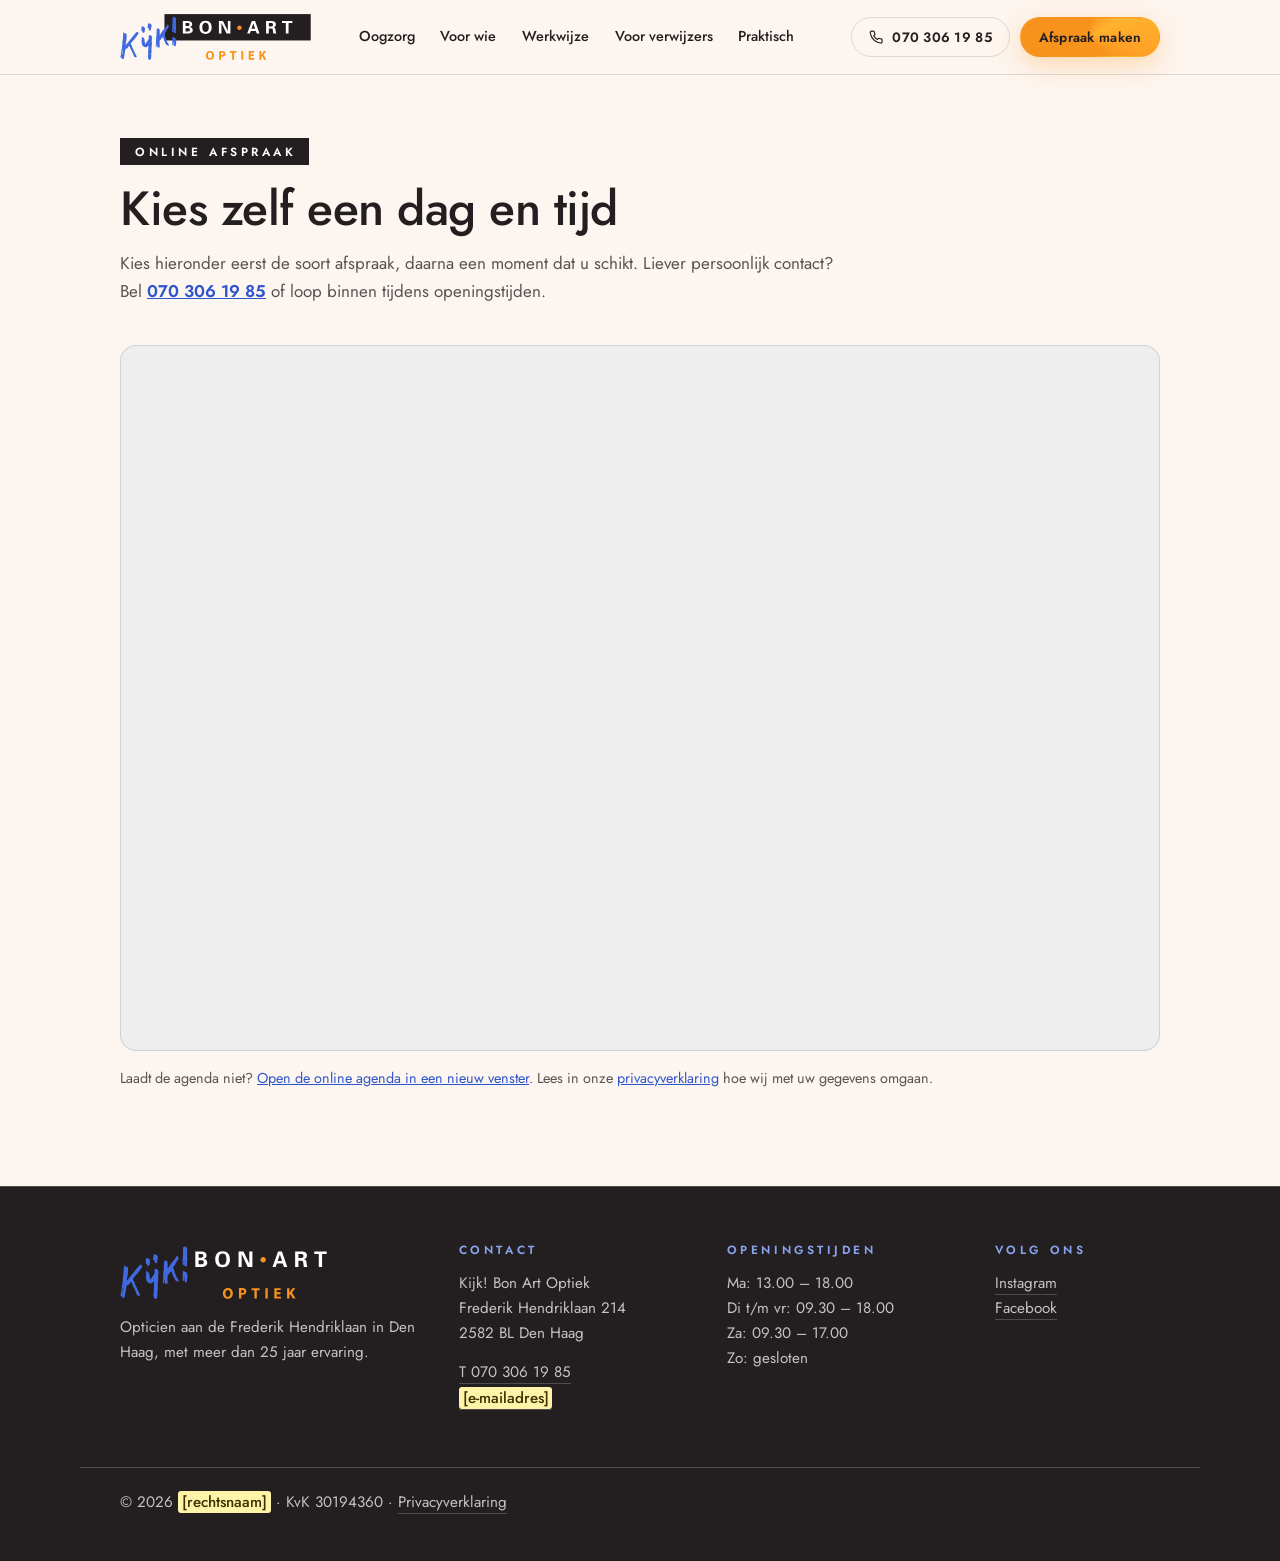
<file: v2/afspraak.html>
<!DOCTYPE html>
<html lang="nl">
<head>
<meta charset="UTF-8">
<meta name="viewport" content="width=device-width, initial-scale=1.0">
<title>Online afspraak maken | Kijk! Bon Art Optiek Den Haag</title>
<meta name="description" content="Maak online een afspraak bij Kijk! Bon Art Optiek aan de Frederik Hendriklaan in Den Haag: oogmeting, optometrisch onderzoek, contactlenzen, prismameting of rijbewijskeuring. Kies zelf een dag en tijd.">
<meta name="theme-color" content="#231f20">
<meta property="og:title" content="Online afspraak maken — Kijk! Bon Art Optiek">
<meta property="og:description" content="Kies zelf een dag en tijd voor uw afspraak bij Kijk! Bon Art Optiek in Den Haag.">
<meta property="og:type" content="website">
<meta property="og:locale" content="nl_NL">
<link rel="icon" href="data:image/svg+xml,%3Csvg xmlns='http://www.w3.org/2000/svg' viewBox='0 0 64 64'%3E%3Crect width='64' height='64' rx='10' fill='%23231f20'/%3E%3Ccircle cx='32' cy='32' r='11' fill='%23f7931d'/%3E%3C/svg%3E">
<link rel="preload" href="assets/fonts/jost-latin-wght-normal.woff2" as="font" type="font/woff2" crossorigin>
<link rel="stylesheet" href="assets/css/style.css">
<script src="assets/js/main.js" defer></script>
</head>
<body class="page-sub">

<a class="skip" href="#inhoud">Direct naar de inhoud</a>

<!-- ================= HEADER ================= -->
<header class="header on-light" id="siteHeader">
  <div class="header-inner">
    <a href="index.html" class="logo" aria-label="Kijk! Bon Art Optiek — naar het begin van de pagina">
      <img src="assets/img/logo-kijk-bonart-optiek.svg" alt="Kijk! Bon Art Optiek" width="2242" height="543">
    </a>

    <nav class="nav" aria-label="Hoofdmenu">
      <a href="index.html#oogzorg">Oogzorg</a>
      <a href="index.html#voor-wie">Voor wie</a>
      <a href="index.html#werkwijze">Werkwijze</a>
      <a href="index.html#verwijzers">Voor verwijzers</a>
      <a href="index.html#praktisch">Praktisch</a>
    </nav>

    <div class="header-cta">
      <a class="btn btn-line btn-sm hide-sm" href="tel:+31703061985"><svg class="i" viewBox="0 0 24 24" fill="none" stroke="currentColor" stroke-width="2" stroke-linecap="round" stroke-linejoin="round" aria-hidden="true"><path d="M22 16.92v3a2 2 0 0 1-2.18 2 19.79 19.79 0 0 1-8.63-3.07 19.5 19.5 0 0 1-6-6 19.79 19.79 0 0 1-3.07-8.67A2 2 0 0 1 4.11 2h3a2 2 0 0 1 2 1.72c.13.96.36 1.9.7 2.81a2 2 0 0 1-.45 2.11L8.09 9.91a16 16 0 0 0 6 6l1.27-1.27a2 2 0 0 1 2.11-.45c.91.34 1.85.57 2.81.7A2 2 0 0 1 22 16.92Z"/></svg>070 306 19 85</a>
      <a class="btn btn-primary btn-sm" href="index.html#afspraak">Afspraak maken</a>
      <button class="menu-btn" type="button" popovertarget="menu" aria-label="Menu openen">
        <span></span><span></span>
      </button>
    </div>
  </div>
</header>

<!-- Mobiel menu (native popover, geen JS nodig om te openen) -->
<nav id="menu" class="menu" popover aria-label="Mobiel menu">
  <button class="menu-close" type="button" popovertarget="menu" popovertargetaction="hide" aria-label="Menu sluiten">Sluiten</button>
  <a href="index.html#oogzorg">Oogzorg</a>
  <a href="index.html#voor-wie">Voor wie</a>
  <a href="index.html#werkwijze">Werkwijze</a>
  <a href="index.html#verwijzers">Voor verwijzers</a>
  <a href="index.html#praktisch">Openingstijden &amp; route</a>
  <a class="btn btn-primary" href="index.html#afspraak">Afspraak maken</a>
  <a class="menu-tel" href="tel:+31703061985"><svg class="i" viewBox="0 0 24 24" fill="none" stroke="currentColor" stroke-width="2" stroke-linecap="round" stroke-linejoin="round" aria-hidden="true"><path d="M22 16.92v3a2 2 0 0 1-2.18 2 19.79 19.79 0 0 1-8.63-3.07 19.5 19.5 0 0 1-6-6 19.79 19.79 0 0 1-3.07-8.67A2 2 0 0 1 4.11 2h3a2 2 0 0 1 2 1.72c.13.96.36 1.9.7 2.81a2 2 0 0 1-.45 2.11L8.09 9.91a16 16 0 0 0 6 6l1.27-1.27a2 2 0 0 1 2.11-.45c.91.34 1.85.57 2.81.7A2 2 0 0 1 22 16.92Z"/></svg>070 306 19 85</a>
</nav>

<main id="inhoud" class="booking">
  <div class="wrap">
    <header class="booking-head">
      <p class="label">Online afspraak</p>
      <h1 class="booking-title">Kies zelf een dag en tijd</h1>
      <p class="section-sub">Kies hieronder eerst de soort afspraak, daarna een moment dat u schikt. Liever persoonlijk contact? Bel <a href="tel:+31703061985">070 306 19 85</a> of loop binnen tijdens openingstijden.</p>
    </header>

    <div class="booking-frame">
      <!-- Online agenda (OnlineBoekenPro). De hoogte past zich automatisch aan via assets/js/main.js (stap 5). -->
      <iframe id="boeken"
        src="https://apollo2cs0.bnfoptics.com/OnlineBoekenPro/?D=kijkknoester&amp;FID=4"
        title="Online afspraak maken bij Kijk! Bon Art Optiek"
        allow="clipboard-write"
        referrerpolicy="strict-origin-when-cross-origin"></iframe>
    </div>

    <p class="booking-fallback">Laadt de agenda niet? <a href="https://apollo2cs0.bnfoptics.com/OnlineBoekenPro/?D=kijkknoester&amp;FID=4" target="_blank" rel="noopener">Open de online agenda in een nieuw venster</a>. Lees in onze <a href="privacy.html#website">privacyverklaring</a> hoe wij met uw gegevens omgaan.</p>
  </div>
</main>

<!-- ================= FOOTER ================= -->
<footer class="footer">
  <div class="wrap footer-grid">
    <div>
      <img class="footer-logo" src="assets/img/logo-kijk-bonart-optiek.svg" alt="Kijk! Bon Art Optiek" width="2242" height="543" loading="lazy">
      <p class="footer-tag">Opticien aan de Frederik Hendriklaan in Den Haag, met meer dan 25 jaar ervaring.</p>
    </div>
    <div>
      <h2>Contact</h2>
      <p>Kijk! Bon Art Optiek<br>Frederik Hendriklaan 214<br>2582 BL Den Haag</p>
      <p><a href="tel:+31703061985">T 070 306 19 85</a><br>
      <a href="#"><mark class="ph">[e-mailadres]</mark></a></p>
    </div>
    <div>
      <h2>Openingstijden</h2>
      <p>Ma: 13.00 – 18.00<br>Di t/m vr: 09.30 – 18.00<br>Za: 09.30 – 17.00<br>Zo: gesloten</p>
    </div>
    <div>
      <h2>Volg ons</h2>
      <p><a href="https://www.instagram.com/kijkknoesteroptiek/" target="_blank" rel="noopener">Instagram</a><br>
      <a href="https://www.facebook.com/kijkknoester/" target="_blank" rel="noopener">Facebook</a></p>
    </div>
  </div>
  <div class="wrap footer-legal">
    <p>&copy; 2026 <mark class="ph">[rechtsnaam]</mark> · KvK 30194360 · <a href="privacy.html">Privacyverklaring</a></p>
  </div>
</footer>

</body>
</html>
</file>
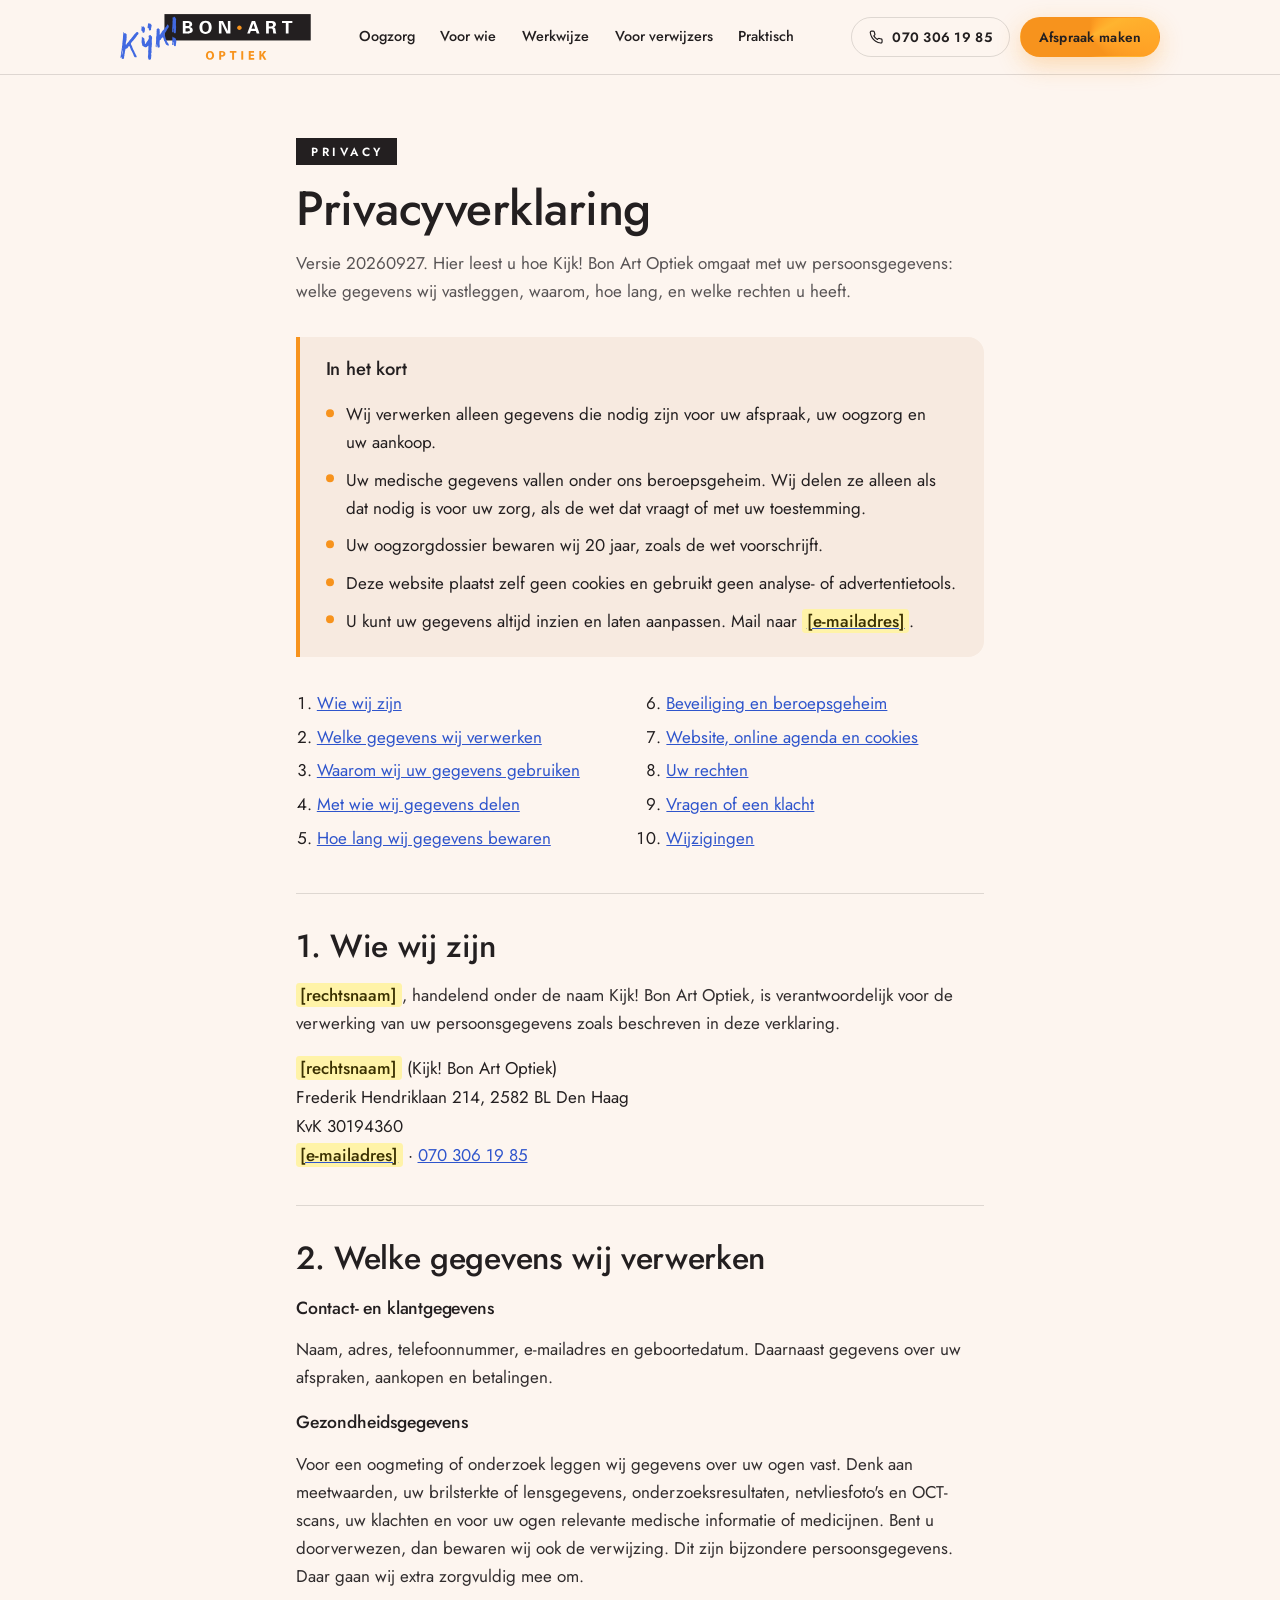
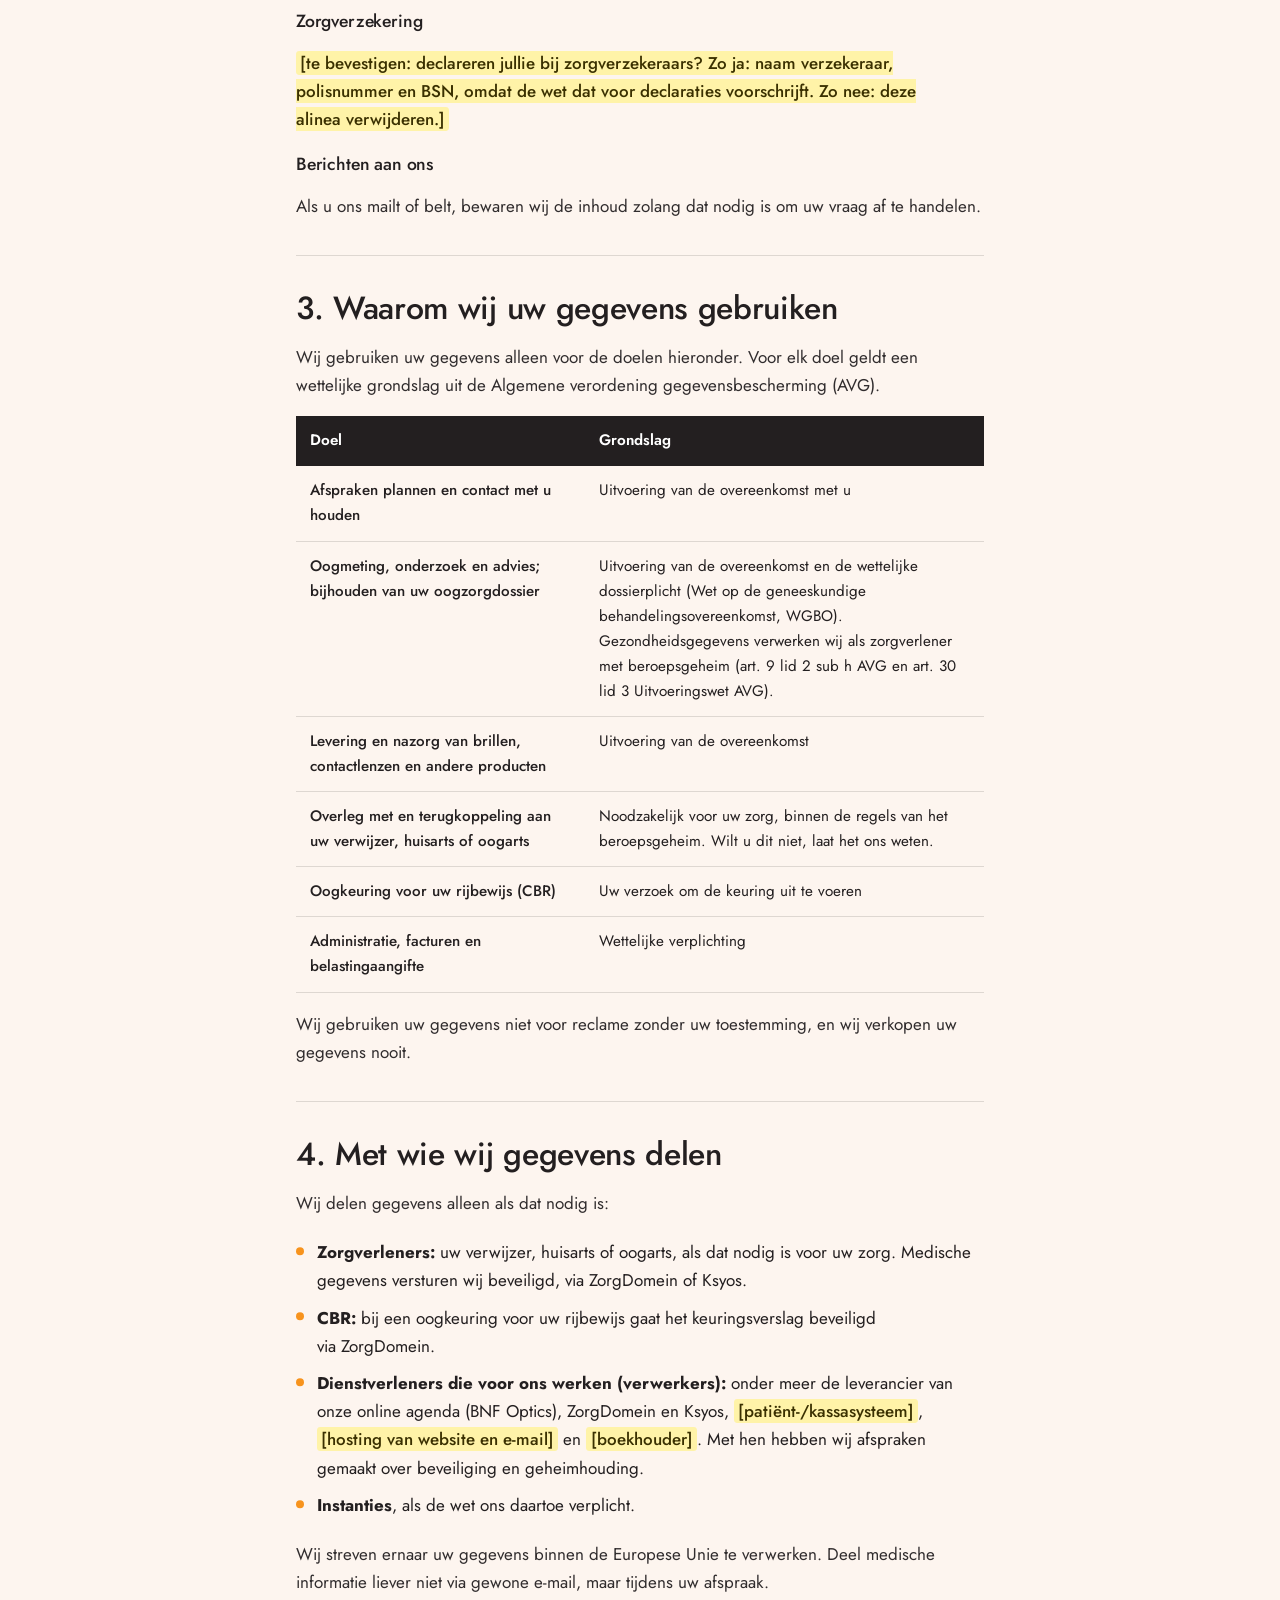
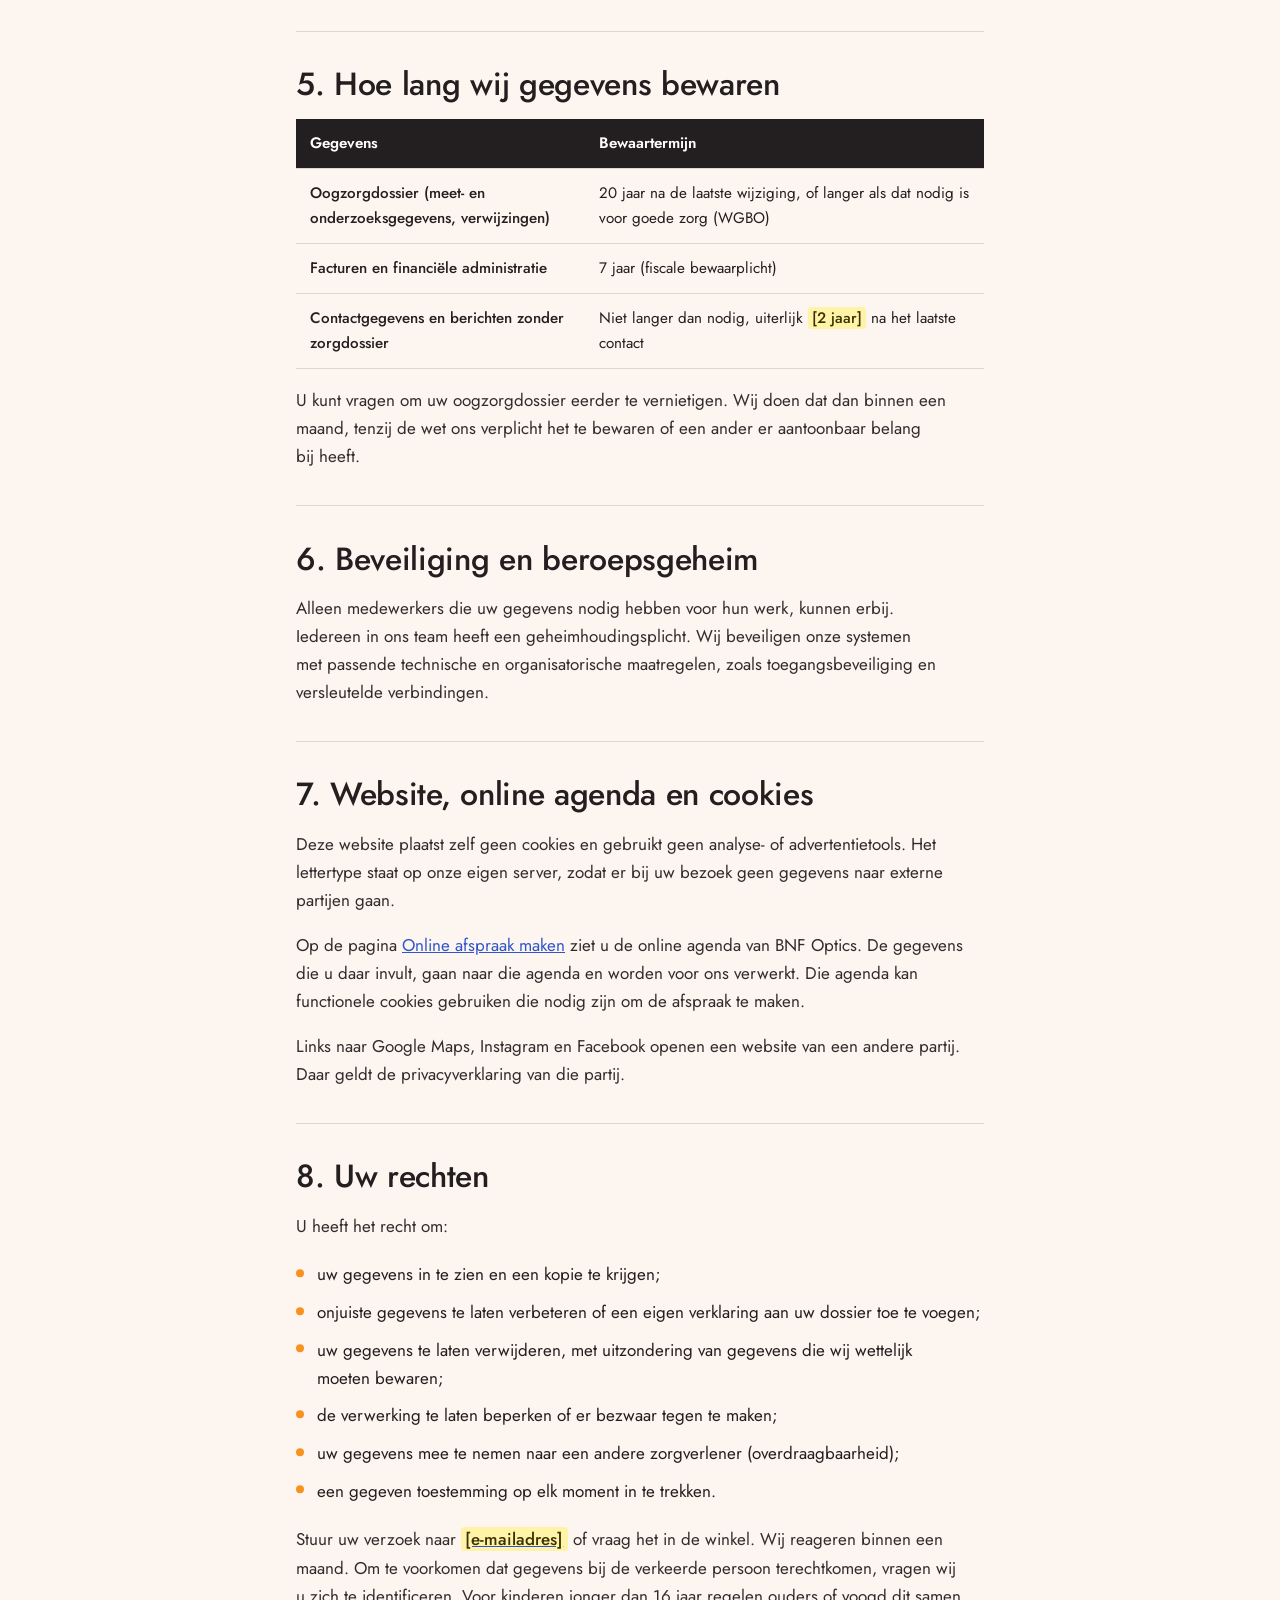
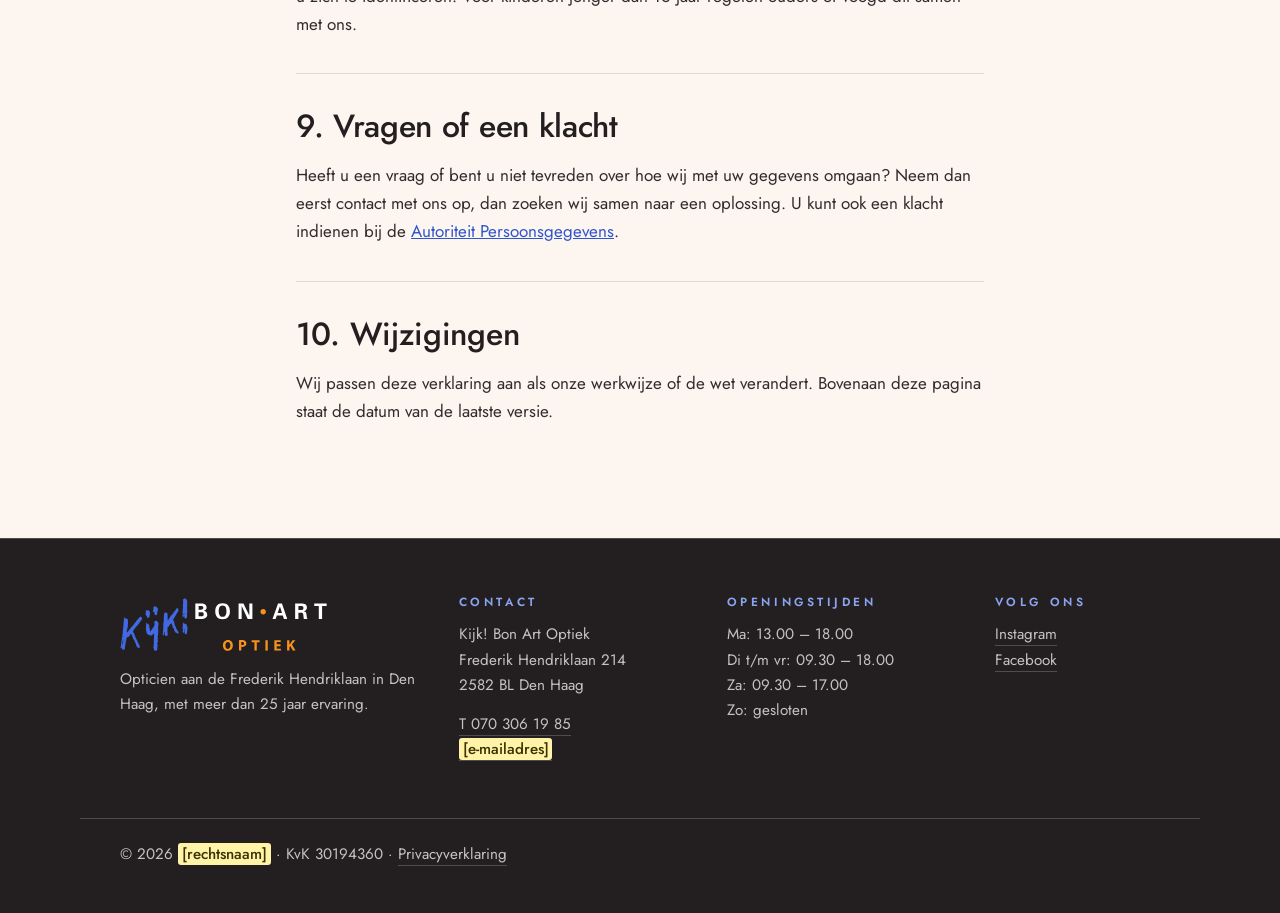
<file: v2/privacy.html>
<!DOCTYPE html>
<html lang="nl">
<head>
<meta charset="UTF-8">
<meta name="viewport" content="width=device-width, initial-scale=1.0">
<title>Privacyverklaring | Kijk! Bon Art Optiek</title>
<meta name="description" content="Privacyverklaring van Kijk! Bon Art Optiek in Den Haag: welke gegevens wij verwerken, waarom, hoe lang en welke rechten u heeft.">
<meta name="theme-color" content="#231f20">
<meta property="og:title" content="Privacyverklaring — Kijk! Bon Art Optiek">
<meta property="og:description" content="Hoe Kijk! Bon Art Optiek omgaat met uw persoonsgegevens.">
<meta property="og:type" content="website">
<meta property="og:locale" content="nl_NL">
<link rel="icon" href="data:image/svg+xml,%3Csvg xmlns='http://www.w3.org/2000/svg' viewBox='0 0 64 64'%3E%3Crect width='64' height='64' rx='10' fill='%23231f20'/%3E%3Ccircle cx='32' cy='32' r='11' fill='%23f7931d'/%3E%3C/svg%3E">
<link rel="preload" href="assets/fonts/jost-latin-wght-normal.woff2" as="font" type="font/woff2" crossorigin>
<link rel="stylesheet" href="assets/css/style.css">
<script src="assets/js/main.js" defer></script>
</head>
<body class="page-sub">

<a class="skip" href="#inhoud">Direct naar de inhoud</a>

<!-- ================= HEADER ================= -->
<header class="header on-light" id="siteHeader">
  <div class="header-inner">
    <a href="index.html" class="logo" aria-label="Kijk! Bon Art Optiek — naar het begin van de pagina">
      <img src="assets/img/logo-kijk-bonart-optiek.svg" alt="Kijk! Bon Art Optiek" width="2242" height="543">
    </a>

    <nav class="nav" aria-label="Hoofdmenu">
      <a href="index.html#oogzorg">Oogzorg</a>
      <a href="index.html#voor-wie">Voor wie</a>
      <a href="index.html#werkwijze">Werkwijze</a>
      <a href="index.html#verwijzers">Voor verwijzers</a>
      <a href="index.html#praktisch">Praktisch</a>
    </nav>

    <div class="header-cta">
      <a class="btn btn-line btn-sm hide-sm" href="tel:+31703061985"><svg class="i" viewBox="0 0 24 24" fill="none" stroke="currentColor" stroke-width="2" stroke-linecap="round" stroke-linejoin="round" aria-hidden="true"><path d="M22 16.92v3a2 2 0 0 1-2.18 2 19.79 19.79 0 0 1-8.63-3.07 19.5 19.5 0 0 1-6-6 19.79 19.79 0 0 1-3.07-8.67A2 2 0 0 1 4.11 2h3a2 2 0 0 1 2 1.72c.13.96.36 1.9.7 2.81a2 2 0 0 1-.45 2.11L8.09 9.91a16 16 0 0 0 6 6l1.27-1.27a2 2 0 0 1 2.11-.45c.91.34 1.85.57 2.81.7A2 2 0 0 1 22 16.92Z"/></svg>070 306 19 85</a>
      <a class="btn btn-primary btn-sm" href="index.html#afspraak">Afspraak maken</a>
      <button class="menu-btn" type="button" popovertarget="menu" aria-label="Menu openen">
        <span></span><span></span>
      </button>
    </div>
  </div>
</header>

<!-- Mobiel menu (native popover, geen JS nodig om te openen) -->
<nav id="menu" class="menu" popover aria-label="Mobiel menu">
  <button class="menu-close" type="button" popovertarget="menu" popovertargetaction="hide" aria-label="Menu sluiten">Sluiten</button>
  <a href="index.html#oogzorg">Oogzorg</a>
  <a href="index.html#voor-wie">Voor wie</a>
  <a href="index.html#werkwijze">Werkwijze</a>
  <a href="index.html#verwijzers">Voor verwijzers</a>
  <a href="index.html#praktisch">Openingstijden &amp; route</a>
  <a class="btn btn-primary" href="index.html#afspraak">Afspraak maken</a>
  <a class="menu-tel" href="tel:+31703061985"><svg class="i" viewBox="0 0 24 24" fill="none" stroke="currentColor" stroke-width="2" stroke-linecap="round" stroke-linejoin="round" aria-hidden="true"><path d="M22 16.92v3a2 2 0 0 1-2.18 2 19.79 19.79 0 0 1-8.63-3.07 19.5 19.5 0 0 1-6-6 19.79 19.79 0 0 1-3.07-8.67A2 2 0 0 1 4.11 2h3a2 2 0 0 1 2 1.72c.13.96.36 1.9.7 2.81a2 2 0 0 1-.45 2.11L8.09 9.91a16 16 0 0 0 6 6l1.27-1.27a2 2 0 0 1 2.11-.45c.91.34 1.85.57 2.81.7A2 2 0 0 1 22 16.92Z"/></svg>070 306 19 85</a>
</nav>

<main id="inhoud" class="legal">
  <div class="wrap legal-wrap">
    <header class="legal-head">
      <p class="label">Privacy</p>
      <h1 class="booking-title">Privacyverklaring</h1>
      <p class="section-sub">Versie 20260927. Hier leest u hoe Kijk! Bon Art Optiek omgaat met uw persoonsgegevens: welke gegevens wij vastleggen, waarom, hoe lang, en welke rechten u heeft.</p>
    </header>

    <aside class="legal-summary">
      <h2>In het kort</h2>
      <ul class="dots">
        <li>Wij verwerken alleen gegevens die nodig zijn voor uw afspraak, uw oogzorg en uw aankoop.</li>
        <li>Uw medische gegevens vallen onder ons beroepsgeheim. Wij delen ze alleen als dat nodig is voor uw zorg, als de wet dat vraagt of met uw toestemming.</li>
        <li>Uw oogzorgdossier bewaren wij 20 jaar, zoals de wet voorschrijft.</li>
        <li>Deze website plaatst zelf geen cookies en gebruikt geen analyse- of advertentietools.</li>
        <li>U kunt uw gegevens altijd inzien en laten aanpassen. Mail naar <a href="#"><mark class="ph">[e-mailadres]</mark></a>.</li>
      </ul>
    </aside>

    <nav class="legal-toc" aria-label="Inhoud van deze verklaring">
      <ol>
        <li><a href="#wie">Wie wij zijn</a></li>
        <li><a href="#gegevens">Welke gegevens wij verwerken</a></li>
        <li><a href="#doelen">Waarom wij uw gegevens gebruiken</a></li>
        <li><a href="#delen">Met wie wij gegevens delen</a></li>
        <li><a href="#bewaren">Hoe lang wij gegevens bewaren</a></li>
        <li><a href="#beveiliging">Beveiliging en beroepsgeheim</a></li>
        <li><a href="#website">Website, online agenda en cookies</a></li>
        <li><a href="#rechten">Uw rechten</a></li>
        <li><a href="#klacht">Vragen of een klacht</a></li>
        <li><a href="#wijzigingen">Wijzigingen</a></li>
      </ol>
    </nav>

    <section id="wie">
      <h2>1. Wie wij zijn</h2>
      <p><mark class="ph">[rechtsnaam]</mark>, handelend onder de naam Kijk! Bon Art Optiek, is verantwoordelijk voor de verwerking van uw persoonsgegevens zoals beschreven in deze verklaring.</p>
      <address class="legal-addr">
        <mark class="ph">[rechtsnaam]</mark> (Kijk! Bon Art Optiek)<br>
        Frederik Hendriklaan 214, 2582 BL Den Haag<br>
        KvK 30194360<br>
        <a href="#"><mark class="ph">[e-mailadres]</mark></a> · <a href="tel:+31703061985">070 306 19 85</a>
      </address>
    </section>

    <section id="gegevens">
      <h2>2. Welke gegevens wij verwerken</h2>
      <h3>Contact- en klantgegevens</h3>
      <p>Naam, adres, telefoonnummer, e-mailadres en geboortedatum. Daarnaast gegevens over uw afspraken, aankopen en betalingen.</p>
      <h3>Gezondheidsgegevens</h3>
      <p>Voor een oogmeting of onderzoek leggen wij gegevens over uw ogen vast. Denk aan meetwaarden, uw brilsterkte of lensgegevens, onderzoeksresultaten, netvliesfoto's en OCT-scans, uw klachten en voor uw ogen relevante medische informatie of medicijnen. Bent u doorverwezen, dan bewaren wij ook de verwijzing. Dit zijn bijzondere persoonsgegevens. Daar gaan wij extra zorgvuldig mee om.</p>
      <h3>Zorgverzekering</h3>
      <p><mark class="ph">[te bevestigen: declareren jullie bij zorgverzekeraars? Zo ja: naam verzekeraar, polisnummer en BSN, omdat de wet dat voor declaraties voorschrijft. Zo nee: deze alinea verwijderen.]</mark></p>
      <h3>Berichten aan ons</h3>
      <p>Als u ons mailt of belt, bewaren wij de inhoud zolang dat nodig is om uw vraag af te handelen.</p>
    </section>

    <section id="doelen">
      <h2>3. Waarom wij uw gegevens gebruiken</h2>
      <p>Wij gebruiken uw gegevens alleen voor de doelen hieronder. Voor elk doel geldt een wettelijke grondslag uit de Algemene verordening gegevensbescherming (AVG).</p>
      <div class="table-scroll">
        <table class="legal-table">
          <thead><tr><th scope="col">Doel</th><th scope="col">Grondslag</th></tr></thead>
          <tbody>
            <tr><td>Afspraken plannen en contact met u houden</td><td>Uitvoering van de overeenkomst met u</td></tr>
            <tr><td>Oogmeting, onderzoek en advies; bijhouden van uw oogzorgdossier</td><td>Uitvoering van de overeenkomst en de wettelijke dossierplicht (Wet op de geneeskundige behandelingsovereenkomst, WGBO). Gezondheidsgegevens verwerken wij als zorgverlener met beroepsgeheim (art. 9 lid 2 sub h AVG en art. 30 lid 3 Uitvoeringswet AVG).</td></tr>
            <tr><td>Levering en nazorg van brillen, contactlenzen en andere producten</td><td>Uitvoering van de overeenkomst</td></tr>
            <tr><td>Overleg met en terugkoppeling aan uw verwijzer, huisarts of oogarts</td><td>Noodzakelijk voor uw zorg, binnen de regels van het beroepsgeheim. Wilt u dit niet, laat het ons weten.</td></tr>
            <tr><td>Oogkeuring voor uw rijbewijs (CBR)</td><td>Uw verzoek om de keuring uit te voeren</td></tr>
            <tr><td>Administratie, facturen en belastingaangifte</td><td>Wettelijke verplichting</td></tr>
          </tbody>
        </table>
      </div>
      <p>Wij gebruiken uw gegevens niet voor reclame zonder uw toestemming, en wij verkopen uw gegevens nooit.</p>
    </section>

    <section id="delen">
      <h2>4. Met wie wij gegevens delen</h2>
      <p>Wij delen gegevens alleen als dat nodig is:</p>
      <ul class="dots">
        <li><strong>Zorgverleners:</strong> uw verwijzer, huisarts of oogarts, als dat nodig is voor uw zorg. Medische gegevens versturen wij beveiligd, via ZorgDomein of Ksyos.</li>
        <li><strong>CBR:</strong> bij een oogkeuring voor uw rijbewijs gaat het keuringsverslag beveiligd via ZorgDomein.</li>
        <li><strong>Dienstverleners die voor ons werken (verwerkers):</strong> onder meer de leverancier van onze online agenda (BNF Optics), ZorgDomein en Ksyos, <mark class="ph">[patiënt-/kassasysteem]</mark>, <mark class="ph">[hosting van website en e-mail]</mark> en <mark class="ph">[boekhouder]</mark>. Met hen hebben wij afspraken gemaakt over beveiliging en geheimhouding.</li>
        <li><strong>Instanties</strong>, als de wet ons daartoe verplicht.</li>
      </ul>
      <p>Wij streven ernaar uw gegevens binnen de Europese Unie te verwerken. Deel medische informatie liever niet via gewone e-mail, maar tijdens uw afspraak.</p>
    </section>

    <section id="bewaren">
      <h2>5. Hoe lang wij gegevens bewaren</h2>
      <div class="table-scroll">
        <table class="legal-table">
          <thead><tr><th scope="col">Gegevens</th><th scope="col">Bewaartermijn</th></tr></thead>
          <tbody>
            <tr><td>Oogzorgdossier (meet- en onderzoeksgegevens, verwijzingen)</td><td>20 jaar na de laatste wijziging, of langer als dat nodig is voor goede zorg (WGBO)</td></tr>
            <tr><td>Facturen en financiële administratie</td><td>7 jaar (fiscale bewaarplicht)</td></tr>
            <tr><td>Contactgegevens en berichten zonder zorgdossier</td><td>Niet langer dan nodig, uiterlijk <mark class="ph">[2 jaar]</mark> na het laatste contact</td></tr>
          </tbody>
        </table>
      </div>
      <p>U kunt vragen om uw oogzorgdossier eerder te vernietigen. Wij doen dat dan binnen een maand, tenzij de wet ons verplicht het te bewaren of een ander er aantoonbaar belang bij heeft.</p>
    </section>

    <section id="beveiliging">
      <h2>6. Beveiliging en beroepsgeheim</h2>
      <p>Alleen medewerkers die uw gegevens nodig hebben voor hun werk, kunnen erbij. Iedereen in ons team heeft een geheimhoudingsplicht. Wij beveiligen onze systemen met passende technische en organisatorische maatregelen, zoals toegangsbeveiliging en versleutelde verbindingen.</p>
    </section>

    <section id="website">
      <h2>7. Website, online agenda en cookies</h2>
      <p>Deze website plaatst zelf geen cookies en gebruikt geen analyse- of advertentietools. Het lettertype staat op onze eigen server, zodat er bij uw bezoek geen gegevens naar externe partijen gaan.</p>
      <p>Op de pagina <a href="afspraak.html">Online afspraak maken</a> ziet u de online agenda van BNF Optics. De gegevens die u daar invult, gaan naar die agenda en worden voor ons verwerkt. Die agenda kan functionele cookies gebruiken die nodig zijn om de afspraak te maken.</p>
      <p>Links naar Google Maps, Instagram en Facebook openen een website van een andere partij. Daar geldt de privacyverklaring van die partij.</p>
    </section>

    <section id="rechten">
      <h2>8. Uw rechten</h2>
      <p>U heeft het recht om:</p>
      <ul class="dots">
        <li>uw gegevens in te zien en een kopie te krijgen;</li>
        <li>onjuiste gegevens te laten verbeteren of een eigen verklaring aan uw dossier toe te voegen;</li>
        <li>uw gegevens te laten verwijderen, met uitzondering van gegevens die wij wettelijk moeten bewaren;</li>
        <li>de verwerking te laten beperken of er bezwaar tegen te maken;</li>
        <li>uw gegevens mee te nemen naar een andere zorgverlener (overdraagbaarheid);</li>
        <li>een gegeven toestemming op elk moment in te trekken.</li>
      </ul>
      <p>Stuur uw verzoek naar <a href="#"><mark class="ph">[e-mailadres]</mark></a> of vraag het in de winkel. Wij reageren binnen een maand. Om te voorkomen dat gegevens bij de verkeerde persoon terechtkomen, vragen wij u zich te identificeren. Voor kinderen jonger dan 16 jaar regelen ouders of voogd dit samen met ons.</p>
    </section>

    <section id="klacht">
      <h2>9. Vragen of een klacht</h2>
      <p>Heeft u een vraag of bent u niet tevreden over hoe wij met uw gegevens omgaan? Neem dan eerst contact met ons op, dan zoeken wij samen naar een oplossing. U kunt ook een klacht indienen bij de <a href="https://autoriteitpersoonsgegevens.nl" target="_blank" rel="noopener">Autoriteit Persoonsgegevens</a>.</p>
    </section>

    <section id="wijzigingen">
      <h2>10. Wijzigingen</h2>
      <p>Wij passen deze verklaring aan als onze werkwijze of de wet verandert. Bovenaan deze pagina staat de datum van de laatste versie.</p>
    </section>
  </div>
</main>

<!-- ================= FOOTER ================= -->
<footer class="footer">
  <div class="wrap footer-grid">
    <div>
      <img class="footer-logo" src="assets/img/logo-kijk-bonart-optiek.svg" alt="Kijk! Bon Art Optiek" width="2242" height="543" loading="lazy">
      <p class="footer-tag">Opticien aan de Frederik Hendriklaan in Den Haag, met meer dan 25 jaar ervaring.</p>
    </div>
    <div>
      <h2>Contact</h2>
      <p>Kijk! Bon Art Optiek<br>Frederik Hendriklaan 214<br>2582 BL Den Haag</p>
      <p><a href="tel:+31703061985">T 070 306 19 85</a><br>
      <a href="#"><mark class="ph">[e-mailadres]</mark></a></p>
    </div>
    <div>
      <h2>Openingstijden</h2>
      <p>Ma: 13.00 – 18.00<br>Di t/m vr: 09.30 – 18.00<br>Za: 09.30 – 17.00<br>Zo: gesloten</p>
    </div>
    <div>
      <h2>Volg ons</h2>
      <p><a href="https://www.instagram.com/kijkknoesteroptiek/" target="_blank" rel="noopener">Instagram</a><br>
      <a href="https://www.facebook.com/kijkknoester/" target="_blank" rel="noopener">Facebook</a></p>
    </div>
  </div>
  <div class="wrap footer-legal">
    <p>&copy; 2026 <mark class="ph">[rechtsnaam]</mark> · KvK 30194360 · <a href="privacy.html">Privacyverklaring</a></p>
  </div>
</footer>

</body>
</html>
</file>
<file: v2/assets/css/style.css>
/* ============================================================
   Bon Art Optiek — make-over v2
   Palet afgeleid van het logo: antraciet #231f20 · oranje #f7931d · wit
   Geen externe afhankelijkheden (lettertype lokaal: Jost, OFL-1.1)
   ============================================================ */

/* --- Lettertype (lokaal) ------------------------------------ */
@font-face {
  font-family: "Jost";
  src: url("../fonts/jost-latin-wght-normal.woff2") format("woff2");
  font-weight: 300 800;
  font-style: normal;
  font-display: swap;
}
@font-face {
  font-family: "Jost";
  src: url("../fonts/jost-latin-wght-italic.woff2") format("woff2");
  font-weight: 300 800;
  font-style: italic;
  font-display: swap;
}

/* --- Design tokens ------------------------------------------
   Twee merkkleuren uit het logo; al het andere is ervan afgeleid
   met relative color syntax. Statische waarden staan eerst als
   fallback voor oudere browsers.                                 */
:root {
  /* merk (exact uit logo.svg) */
  --brand-ink:    #231f20;
  --brand-orange: #f7931d;
  --brand-white:  #ffffff;
  --brand-blue:   #4169e1; /* royal blue, uit "Kijk!" in het logo */

  /* afgeleid: warm wit en papier krijgen de tint van het oranje */
  --cream: #fdf5ef;
  --cream: oklch(from var(--brand-orange) 0.975 0.012 h);
  --paper: #f7eae0;
  --paper: oklch(from var(--brand-orange) 0.945 0.02 h);

  /* afgeleid: oranje voor tekst op licht (contrast ≥ 5:1) */
  --orange-text: #984b00;
  --orange-text: oklch(from var(--brand-orange) 0.50 calc(c * 0.85) calc(h - 8));
  /* tweede accent: royal blue = kijken/informatie (links, labels, iconen, focus);
     oranje blijft actie (knoppen, CTA, urgent) en de logopunt.
     blauw voor tekst op licht (contrast 5,9:1 op cream) en op donker (6,7:1 op antraciet) */
  --blue-text:    #2f55cc;
  --blue-on-dark: #8aa4f0;
  /* afgeleid: zachte oranje vlakken */
  --orange-wash: #fbe3c8;
  --orange-wash: oklch(from var(--brand-orange) 0.92 0.05 h);

  /* afgeleid: antracietvarianten */
  --ink:      var(--brand-ink);
  --ink-soft: #57524f;
  --ink-soft: oklch(from var(--brand-ink) 0.45 c h);
  --ink-2:    #332e2f;
  --ink-2:    oklch(from var(--brand-ink) 0.30 c h);

  --line:       color-mix(in oklch, var(--brand-ink) 14%, transparent);
  --line-light: color-mix(in oklch, var(--brand-white) 20%, transparent);
  --on-dark:    color-mix(in oklch, var(--brand-white) 76%, var(--brand-ink));

  --font: "Jost", "Futura", "Avenir Next", "Segoe UI", system-ui, sans-serif;

  --text-hero: clamp(2.6rem, 7vw, 5.4rem);
  --text-2xl:  clamp(1.9rem, 4vw, 3rem);
  --text-xl:   clamp(1.45rem, 2.6vw, 2rem);
  --text-base: 1.0625rem;
  --text-sm:   0.9rem;

  --wrap: 70rem;
  --radius: 1rem;
  --ease: cubic-bezier(0.22, 1, 0.36, 1);
  --header-h: 4.5rem;

  interpolate-size: allow-keywords; /* vloeiend openklappen van FAQ */
}

/* Geanimeerde eigenschappen (@property) */
@property --sweep { syntax: "<angle>"; inherits: false; initial-value: 0deg; }
@property --pulse { syntax: "<number>"; inherits: false; initial-value: 1; }

/* --- Basis --------------------------------------------------- */
*, *::before, *::after { box-sizing: border-box; }

html {
  scroll-behavior: smooth;
  scroll-padding-top: var(--header-h);
  -webkit-text-size-adjust: 100%;
}

body {
  margin: 0;
  font-family: var(--font);
  font-size: var(--text-base);
  font-weight: 400;
  line-height: 1.65;
  color: var(--ink);
  background: var(--cream);
  -webkit-font-smoothing: antialiased;
}

img { max-width: 100%; height: auto; display: block; }

h1, h2, h3 {
  font-weight: 500;
  line-height: 1.1;
  letter-spacing: -0.01em;
  text-wrap: balance;
}
p, li { text-wrap: pretty; }
a { color: inherit; }

:focus-visible { outline: 2px solid var(--brand-blue); outline-offset: 3px; }

.wrap { max-width: var(--wrap); margin-inline: auto; padding-inline: clamp(1.1rem, 4vw, 2.5rem); }
.section { padding-block: clamp(4rem, 9vw, 7.5rem); }

.section-head { max-width: 44rem; margin-bottom: clamp(2.2rem, 5vw, 3.6rem); }
.section-head h2 { font-size: var(--text-2xl); margin: 0 0 0.8rem; }
.section-sub { color: var(--ink-soft); margin: 0; }

.skip {
  position: absolute; left: 1rem; top: -4rem; z-index: 100;
  background: var(--brand-orange); color: var(--ink);
  padding: 0.6rem 1rem; border-radius: 0.5rem; font-weight: 600;
}
.skip:focus { top: 1rem; }

/* Placeholders: duidelijk zichtbaar tijdens review */
mark.ph {
  background: #fff3a8;
  color: #3a3000;
  padding: 0 0.25em;
  border-radius: 0.2em;
  font-weight: 500;
}

/* --- Merkmotieven -------------------------------------------
   1. De oranje punt uit "BON • ART" → scheidingsteken, opsomming,
      stapnummer, voortgangsbalk.
   2. Het antraciet blok met wit gespatieerde kapitalen → labels.
   3. "OPTIEK" in oranje gespatieerde kapitalen → kicker op donker. */
.dot {
  display: inline-block;
  width: 0.42em; height: 0.42em;
  border-radius: 50%;
  background: var(--brand-orange);
  vertical-align: middle;
  margin-inline: 0.55em;
  translate: 0 -0.08em;
}

.label {
  display: inline-block;
  margin: 0 0 1.1rem;
  padding: 0.35rem 0.8rem 0.3rem 0.95rem;
  background: var(--brand-ink);
  color: var(--brand-white);
  font-size: 0.74rem;
  font-weight: 600;
  letter-spacing: 0.3em;
  text-transform: uppercase;
  line-height: 1.4;
}
.label-on-dark { background: var(--brand-white); color: var(--brand-ink); }

.kicker {
  margin: 0 0 1.4rem;
  color: var(--blue-on-dark);
  font-size: 0.8rem;
  font-weight: 600;
  letter-spacing: 0.34em;
  text-transform: uppercase;
}

.dots { list-style: none; padding: 0; margin: 1.3rem 0; display: grid; gap: 0.6rem; }
.dots li { display: flex; gap: 0.8rem; align-items: baseline; }
.dots li::before {
  content: "";
  flex: none;
  width: 0.5rem; height: 0.5rem;
  border-radius: 50%;
  background: var(--brand-orange);
  translate: 0 -0.1em;
}

.tag {
  display: inline-block;
  padding: 0.1rem 0.5rem;
  margin-right: 0.4rem;
  border-radius: 0.3rem;
  background: var(--brand-ink);
  color: var(--brand-white);
  font-size: 0.72rem;
  letter-spacing: 0.08em;
  text-transform: uppercase;
}

/* --- Knoppen ------------------------------------------------- */
.btn {
  display: inline-flex;
  align-items: center;
  justify-content: center;
  gap: 0.55rem;
  min-height: 2.9rem;
  padding: 0.8rem 1.55rem;
  border-radius: 999px;
  border: 1.5px solid transparent;
  font: inherit;
  font-size: var(--text-sm);
  font-weight: 600;
  letter-spacing: 0.02em;
  text-decoration: none;
  cursor: pointer;
  transition: transform 0.35s var(--ease), box-shadow 0.35s var(--ease),
              background-color 0.35s var(--ease), color 0.35s var(--ease), border-color 0.35s var(--ease);
}
.btn:hover { transform: translateY(-2px); }
.btn:active { transform: none; }

/* Primair: merkoranje met antraciet tekst (contrast 7,1:1) */
.btn-primary {
  color: var(--brand-ink);
  background-color: var(--brand-orange); /* fallback */
  background-image:
    conic-gradient(from var(--sweep) at 50% 50%,
      var(--brand-orange) 0deg,
      oklch(from var(--brand-orange) calc(l + 0.08) c calc(h + 10)) 60deg,
      var(--brand-orange) 140deg,
      var(--brand-orange) 360deg);
  animation: sweep 7s linear infinite;
  box-shadow: 0 8px 24px color-mix(in oklch, var(--brand-orange) 30%, transparent);
}
.btn-primary:hover { box-shadow: 0 14px 34px color-mix(in oklch, var(--brand-orange) 45%, transparent); }
@keyframes sweep { to { --sweep: 360deg; } }

.btn-dark { background: var(--brand-ink); color: var(--brand-white); }
.btn-dark:hover { background: var(--ink-2); }

.btn-line { color: var(--brand-white); border-color: var(--line-light); background: transparent; }
.btn-line:hover { border-color: var(--brand-orange); color: var(--brand-orange); }

.btn-line-dark { color: var(--ink); border-color: var(--ink); background: transparent; }
.btn-line-dark:hover { background: var(--ink); color: var(--brand-white); }

.btn-lg { min-height: 3.4rem; padding: 1rem 2rem; font-size: 1rem; }
.btn-sm { min-height: 2.5rem; padding: 0.5rem 1.1rem; font-size: 0.85rem; }
.btn-block { width: 100%; }
.i { width: 1.05em; height: 1.05em; }

.link {
  display: inline-flex; align-items: center; gap: 0.5rem;
  font-weight: 600; color: var(--blue-text); text-decoration: none;
}
.link::after { content: "→"; transition: translate 0.3s var(--ease); }
.link:hover::after { translate: 4px 0; }

/* --- Header -------------------------------------------------- */
.header {
  position: fixed;
  inset-inline: 0;
  top: 0;
  z-index: 60;
  transition: background-color 0.4s var(--ease), box-shadow 0.4s var(--ease);
}
.header-inner {
  max-width: var(--wrap);
  margin-inline: auto;
  padding: 0.85rem clamp(1.1rem, 4vw, 2.5rem);
  display: flex;
  align-items: center;
  gap: clamp(1rem, 3vw, 2.5rem);
}
.header.on-light {
  background: color-mix(in oklch, var(--cream) 90%, transparent);
  backdrop-filter: blur(14px) saturate(1.2);
  box-shadow: 0 1px 0 var(--line);
}

.logo { display: block; flex: none; line-height: 0; }
.logo img { height: 2.9rem; width: auto; }

.nav { display: flex; gap: clamp(0.9rem, 2vw, 1.6rem); margin-inline: auto; }
.nav a {
  position: relative;
  font-size: var(--text-sm);
  font-weight: 500;
  text-decoration: none;
  color: var(--brand-white);
  padding-block: 0.4rem;
}
.header.on-light .nav a { color: var(--ink); }
/* de logopunt als hover-indicator */
.nav a::after {
  content: "";
  position: absolute;
  left: 50%; bottom: -0.2rem;
  width: 0.36rem; height: 0.36rem;
  border-radius: 50%;
  background: var(--brand-orange);
  translate: -50% 0;
  scale: 0;
  transition: scale 0.3s var(--ease);
}
.nav a:hover::after, .nav a:focus-visible::after { scale: 1; }

.header-cta { display: flex; align-items: center; gap: 0.6rem; margin-left: auto; }
.header.on-light .btn-line { color: var(--ink); border-color: var(--line); }

.menu-btn {
  display: none;
  width: 2.75rem; height: 2.75rem;
  border-radius: 50%;
  border: 1.5px solid var(--line-light);
  background: transparent;
  cursor: pointer;
  place-content: center;
  gap: 0.3rem;
}
.menu-btn span { display: block; width: 1.1rem; height: 2px; background: var(--brand-white); border-radius: 2px; }
.header.on-light .menu-btn { border-color: var(--line); }
.header.on-light .menu-btn span { background: var(--ink); }

@media (max-width: 1080px) { /* was 900px; menu liep tussen 901-1079px op 2 regels (breder logo) */
  .nav, .hide-sm { display: none; }
  .menu-btn { display: grid; }
  .logo img { height: 2.4rem; }
}
@media (max-width: 400px) {
  .header-cta .btn-primary { display: none; } /* sticky balk neemt het over */
}

/* Mobiel menu — native popover met @starting-style-animatie */
.menu {
  inset: 0 0 auto auto;
  margin: 0;
  width: min(22rem, 100vw);
  height: 100dvh;
  max-height: none;
  padding: 1.2rem 1.5rem 2rem;
  border: 0;
  background: var(--brand-ink);
  color: var(--brand-white);
  flex-direction: column;
  gap: 0.2rem;
  translate: 100% 0;
  transition: translate 0.45s var(--ease), overlay 0.45s allow-discrete, display 0.45s allow-discrete;
}
.menu:popover-open { display: flex; translate: 0 0; }
@starting-style { .menu:popover-open { translate: 100% 0; } }
.menu::backdrop { background: color-mix(in oklch, var(--brand-ink) 55%, transparent); }
.menu a:not(.btn) {
  padding: 0.85rem 0;
  font-size: 1.25rem;
  text-decoration: none;
  border-bottom: 1px solid var(--line-light);
}
.menu .btn { margin-top: 1.5rem; }
.menu .menu-tel { border: 0; font-size: 1rem; color: var(--brand-orange); text-align: center; display: flex; justify-content: center; align-items: center; gap: 0.5rem; }
.menu-close {
  align-self: flex-end;
  margin-bottom: 1rem;
  padding: 0.5rem 0.9rem;
  border-radius: 999px;
  border: 1px solid var(--line-light);
  background: transparent;
  color: var(--brand-white);
  font: inherit;
  font-size: 0.85rem;
  cursor: pointer;
}

/* --- Voortgangsbalk (scroll-driven) --------------------------- */
.progress { position: fixed; inset: 0 0 auto 0; height: 3px; z-index: 70; pointer-events: none; }
.progress span {
  display: block; height: 100%;
  background: var(--brand-orange);
  transform-origin: 0 50%;
  scale: 0 1;
}
@supports (animation-timeline: scroll()) {
  .progress span { animation: grow-x linear both; animation-timeline: scroll(root); }
  @keyframes grow-x { to { scale: 1 1; } }
}

/* --- Hero ---------------------------------------------------- */
.hero {
  position: relative;
  min-height: 100svh;
  display: grid;
  place-items: center;
  text-align: center;
  padding: 8rem 1.1rem 5rem;
  background:
    radial-gradient(90% 70% at 50% 72%, color-mix(in oklch, var(--brand-orange) 22%, var(--brand-ink)) 0%, transparent 70%),
    var(--brand-ink);
  color: var(--brand-white);
  isolation: isolate;
  overflow: clip;
}
#iris { position: absolute; inset: 0; width: 100%; height: 100%; z-index: -1; display: block; }
.hero::after {
  content: "";
  position: absolute; inset: auto 0 0 0; height: 40%;
  background: linear-gradient(to top, color-mix(in oklch, var(--brand-ink) 92%, transparent), transparent);
  pointer-events: none; z-index: -1;
}
.hero-inner { max-width: 54rem; }
.hero-title {
  font-size: var(--text-hero);
  font-weight: 400;
  letter-spacing: -0.02em;
  margin: 0 0 1.4rem;
  text-shadow: 0 2px 30px color-mix(in oklch, var(--brand-ink) 60%, transparent);
}
.hero-title em { font-style: italic; font-weight: 500; color: var(--brand-orange); }
.hero-sub {
  max-width: 40rem;
  margin: 0 auto;
  color: var(--on-dark);
  font-size: 1.1rem;
  text-shadow: 0 1px 16px var(--brand-ink);
}
.hero-actions { display: flex; flex-wrap: wrap; justify-content: center; gap: 0.9rem; margin-top: 2.2rem; }
.hero-facts {
  list-style: none;
  display: flex; flex-wrap: wrap; justify-content: center;
  gap: 1rem clamp(1.5rem, 5vw, 3.5rem);
  margin: 3rem 0 0; padding: 0;
}
.hero-facts li { display: grid; }
.hero-facts strong { font-size: 1.35rem; font-weight: 500; }
.hero-facts span { font-size: 0.8rem; letter-spacing: 0.12em; text-transform: uppercase; color: var(--on-dark); }

/* Binnenkomst */
@keyframes rise { from { opacity: 0; translate: 0 24px; } }
.hero-inner > * { animation: rise 0.9s var(--ease) both; }
.hero-inner > :nth-child(2) { animation-delay: 0.06s; }
.hero-inner > :nth-child(3) { animation-delay: 0.14s; }
.hero-inner > :nth-child(4) { animation-delay: 0.22s; }
.hero-inner > :nth-child(5) { animation-delay: 0.30s; }

/* Hero-inhoud wijkt bij het scrollen (scroll-driven) */
@supports (animation-timeline: view()) {
  .hero-inner {
    animation: hero-out linear both;
    animation-timeline: view();
    animation-range: exit 0% exit 80%;
  }
  @keyframes hero-out { to { opacity: 0.1; scale: 0.96; translate: 0 -4vh; } }
  /* kinderen behouden hun eigen binnenkomst */
}

/* --- Welkom -------------------------------------------------- */
.welcome-grid {
  display: grid;
  grid-template-columns: 1.05fr 0.95fr;
  gap: clamp(2rem, 6vw, 4.5rem);
  align-items: center;
}
.welcome-text h2 { font-size: var(--text-2xl); margin: 0 0 1.2rem; }
.welcome-text .lead { font-size: 1.18rem; color: var(--ink-2); }
.welcome-text > p { max-width: 36rem; }
.welcome-text .btn { margin-top: 0.8rem; }

figure { margin: 0; }
figure img { border-radius: var(--radius); object-fit: cover; }
.welcome-media img { aspect-ratio: 16 / 9; }
figcaption { font-size: 0.85rem; color: var(--ink-soft); margin-top: 0.7rem; }

@media (max-width: 900px) {
  .welcome-grid { grid-template-columns: 1fr; }
}

/* --- Oogzorg ------------------------------------------------- */
.services { background: var(--paper); }
.services-grid {
  display: grid;
  grid-template-columns: repeat(auto-fill, minmax(min(100%, 19rem), 1fr));
  gap: 1rem;
}
.card {
  container-type: inline-size;
  background: var(--cream);
  border: 1px solid var(--line);
  border-radius: var(--radius);
  padding: 1.6rem;
  display: grid;
  gap: 0.9rem;
  align-content: start;
  transition: translate 0.45s var(--ease), box-shadow 0.45s var(--ease), border-color 0.45s var(--ease);
}
.card:hover {
  translate: 0 -4px;
  border-color: var(--brand-orange);
  box-shadow: 0 20px 40px color-mix(in oklch, var(--brand-ink) 10%, transparent);
}
.card h3 { font-size: 1.25rem; margin: 0 0 0.45rem; }
.card p { margin: 0; color: var(--ink-soft); font-size: 0.97rem; }
.card-ico { width: 2.2rem; height: 2.2rem; fill: none; stroke: var(--brand-ink); stroke-width: 1.5; stroke-linecap: round; stroke-linejoin: round; }
.card-ico .fill { fill: var(--brand-blue); stroke: none; }
/* Container query: brede kaart → icoon naast tekst */
@container (min-width: 26rem) {
  .card { grid-template-columns: auto 1fr; }
}
.services-note {
  margin: 2.4rem 0 0;
  max-width: 46rem;
  color: var(--ink-2);
}
.services-note .dot { margin-left: 0; }

/* --- Voor wie ------------------------------------------------ */
.audience-grid {
  display: grid;
  grid-template-columns: repeat(auto-fit, minmax(min(100%, 18rem), 1fr));
  gap: clamp(1rem, 3vw, 2rem);
}
.aud {
  position: relative;
  padding: 1.8rem 1.6rem 1.6rem;
  border-top: 3px solid var(--brand-ink);
  background: var(--paper);
  border-radius: 0 0 var(--radius) var(--radius);
  display: flex; flex-direction: column;
}
.aud:hover { border-top-color: var(--brand-blue); }
.aud-n { margin: 0 0 0.6rem; font-size: 0.8rem; font-weight: 600; letter-spacing: 0.3em; color: var(--blue-text); }
.aud h3 { font-size: 1.5rem; margin: 0 0 0.7rem; }
.aud p:not(.aud-n) { margin: 0 0 1.2rem; color: var(--ink-soft); }
.aud .link { margin-top: auto; }
.languages { margin: 2rem 0 0; color: var(--ink-soft); }

/* --- Collectie ----------------------------------------------- */
.collection { background: var(--paper); }
.coll-grid {
  display: grid;
  grid-template-columns: 0.95fr 1.05fr;
  gap: clamp(2rem, 6vw, 4.5rem);
  align-items: center;
}
.coll-media img { aspect-ratio: 1 / 0.85; }
.coll-text h2 { font-size: var(--text-2xl); margin: 0 0 1.2rem; }
@media (max-width: 900px) {
  .coll-grid { grid-template-columns: 1fr; }
}

/* --- Werkwijze ----------------------------------------------- */
.method { background: var(--brand-ink); color: var(--brand-white); }
.method .section-head h2 { color: var(--brand-white); }
.steps {
  list-style: none; margin: 0; padding: 0;
  display: grid;
  grid-template-columns: repeat(auto-fit, minmax(min(100%, 15rem), 1fr));
  gap: 2rem;
  position: relative;
}
.steps li { display: grid; gap: 1rem; align-content: start; }
/* stapnummer als oranje logopunt */
.step-n {
  display: grid; place-items: center;
  width: 3rem; height: 3rem;
  border-radius: 50%;
  background: var(--brand-orange);
  color: var(--brand-ink);
  font-size: 1.2rem; font-weight: 600;
  scale: var(--pulse);
}
.steps h3 { font-size: 1.3rem; margin: 0 0 0.4rem; }
.steps p { margin: 0; color: var(--on-dark); font-size: 0.98rem; }
/* verbindingslijn die met het scrollen groeit */
@media (min-width: 62rem) {
  .steps::before {
    content: "";
    position: absolute; top: 1.5rem; left: 1.5rem; right: 1.5rem;
    height: 1px; background: var(--line-light);
    z-index: 0;
  }
  .steps { grid-template-columns: repeat(4, 1fr); }
  .steps li { position: relative; z-index: 1; }
}
@supports (animation-timeline: view()) {
  .step-n { animation: pop linear both; animation-timeline: view(); animation-range: entry 40% cover 40%; }
  @keyframes pop { 0% { --pulse: 0.4; } 60% { --pulse: 1.12; } 100% { --pulse: 1; } }
}

/* --- Verwijzers ---------------------------------------------- */
.ref-card {
  display: grid;
  grid-template-columns: 1.1fr 0.9fr;
  gap: clamp(2rem, 5vw, 3.8rem);
  align-items: start;
}
.ref-text h2 { font-size: var(--text-2xl); margin: 0 0 1.1rem; }
.ref-text h3 { font-size: 1.15rem; margin: 1.8rem 0 0; }
.ref-text > p { max-width: 36rem; }
.secure {
  margin-top: 1.6rem;
  padding: 1.1rem 1.3rem;
  background: var(--orange-wash);
  border-left: 3px solid var(--brand-orange);
  border-radius: 0 0.7rem 0.7rem 0;
}
.secure p { margin: 0; font-size: 0.95rem; }
.ref-actions { display: flex; flex-wrap: wrap; gap: 0.8rem; margin-top: 1.6rem; }
.ref-media { position: sticky; top: calc(var(--header-h) + 1rem); }
.ref-media img { aspect-ratio: 4 / 5; }
@media (max-width: 900px) {
  .ref-card { grid-template-columns: 1fr; }
  .ref-media { position: static; order: -1; }
  .ref-media img { aspect-ratio: 16 / 9; }
}

/* --- Citaat -------------------------------------------------- */
.quote { background: var(--paper); text-align: center; }
.quote blockquote { margin: 0 auto; max-width: 46rem; }
.quote p {
  font-size: clamp(1.35rem, 2.8vw, 2rem);
  font-weight: 400;
  font-style: italic;
  line-height: 1.4;
  margin: 0;
  text-wrap: balance;
}
.quote footer { margin-top: 1.3rem; font-size: 0.8rem; font-weight: 600; letter-spacing: 0.3em; text-transform: uppercase; color: var(--orange-text); }
.quote footer::before { content: ""; display: inline-block; width: 0.45rem; height: 0.45rem; border-radius: 50%; background: var(--brand-orange); margin-right: 0.7rem; translate: 0 -0.12em; }

/* --- Afspraak ------------------------------------------------ */
.cta { background: var(--cream); }
.cta-panel {
  position: relative;
  display: grid;
  grid-template-columns: 1.25fr 0.75fr;
  gap: clamp(1.8rem, 4vw, 3.5rem);
  padding: clamp(1.6rem, 5vw, 4rem);
  background: var(--brand-ink);
  color: var(--brand-white);
  border-radius: clamp(1rem, 3vw, 1.8rem);
  overflow: hidden;
}
.cta-main h2 { font-size: var(--text-xl); margin: 0 0 1rem; }
.cta-main > p:not(.label) { color: var(--on-dark); max-width: 34rem; }
.cta-options {
  display: grid;
  grid-template-columns: repeat(auto-fit, minmax(min(100%, 13rem), 1fr));
  gap: 0.7rem;
  margin-top: 1.8rem;
}
.cta-chip {
  display: grid; gap: 0.15rem;
  padding: 1rem 1.2rem;
  border-radius: 0.9rem;
  border: 1px solid var(--line-light);
  background: color-mix(in oklch, var(--brand-white) 6%, transparent);
  text-decoration: none;
  transition: background-color 0.3s var(--ease), border-color 0.3s var(--ease), translate 0.3s var(--ease);
}
.cta-chip:hover { border-color: var(--brand-orange); background: color-mix(in oklch, var(--brand-orange) 14%, transparent); translate: 0 -2px; }
.cta-chip:first-child { border-color: var(--brand-orange); }
.cta-chip strong { font-size: 1.05rem; font-weight: 600; }
.cta-chip span { font-size: var(--text-sm); color: var(--on-dark); }
.cta-side { display: grid; gap: 1.4rem; align-content: end; position: relative; }
/* de logopunt, groot en ademend */
.cta-dot {
  width: clamp(5rem, 12vw, 8rem); aspect-ratio: 1;
  border-radius: 50%;
  background: radial-gradient(circle at 35% 35%, oklch(from var(--brand-orange) calc(l + 0.1) c h), var(--brand-orange) 60%);
  box-shadow: 0 0 0 calc(var(--pulse) * 1rem) color-mix(in oklch, var(--brand-orange) 12%, transparent),
              0 0 0 calc(var(--pulse) * 2rem) color-mix(in oklch, var(--brand-orange) 6%, transparent);
  animation: breathe 4s ease-in-out infinite alternate;
  margin-bottom: 1rem;
}
@keyframes breathe { from { --pulse: 0.6; } to { --pulse: 1.4; } }
.cta-addr { font-style: normal; line-height: 1.6; color: var(--on-dark); }
.cta-addr strong { color: var(--brand-white); font-weight: 600; }
@media (max-width: 860px) {
  .cta-panel { grid-template-columns: 1fr; }
  .cta-dot { display: none; }
}

/* --- Praktisch / FAQ ----------------------------------------- */
.practical { background: var(--cream); padding-top: 0; }
.practical-grid {
  display: grid;
  grid-template-columns: 0.8fr 1.2fr;
  gap: clamp(2rem, 6vw, 5rem);
  align-items: start;
}
.hours { background: var(--paper); border-radius: var(--radius); padding: 1.8rem; }
.hours h2, .faq h2 { font-size: 0.74rem; justify-self: start; }
.hours-table { width: 100%; border-collapse: collapse; }
.hours-table th, .hours-table td { text-align: left; padding: 0.55rem 0; border-bottom: 1px solid var(--line); font-weight: 400; }
.hours-table tr:last-child > * { border-bottom: 0; }
.hours-table th { color: var(--ink-soft); }
.hours-table td { font-variant-numeric: tabular-nums; }
.hours-table .accent { color: var(--orange-text); font-weight: 600; }
.hours-note { font-size: var(--text-sm); color: var(--ink-soft); margin: 1rem 0 0; }

.faq { display: grid; gap: 0.8rem; }
.faq details {
  background: var(--paper);
  border: 1px solid var(--line);
  border-radius: 0.9rem;
}
.faq details:open { border-color: var(--brand-blue); }
.faq summary {
  list-style: none;
  cursor: pointer;
  padding: 1.05rem 1.3rem;
  font-weight: 600;
  display: flex; justify-content: space-between; align-items: center; gap: 1rem;
}
.faq summary::-webkit-details-marker { display: none; }
.faq summary::after {
  content: "";
  flex: none;
  width: 0.7rem; height: 0.7rem;
  border-radius: 50%;
  border: 2px solid var(--brand-blue);
  transition: background-color 0.3s var(--ease), scale 0.3s var(--ease);
}
.faq details:open summary::after { background: var(--brand-blue); scale: 1.2; }
.faq details p { margin: 0; padding: 0 1.3rem 1.2rem; color: var(--ink-soft); }
/* vloeiend openklappen (::details-content + interpolate-size) */
.faq details::details-content {
  block-size: 0;
  overflow: clip;
  transition: block-size 0.4s var(--ease), content-visibility 0.4s allow-discrete;
}
.faq details:open::details-content { block-size: auto; }
@media (max-width: 860px) { .practical-grid { grid-template-columns: 1fr; } }

/* --- Slot ---------------------------------------------------- */
.final {
  text-align: center;
  padding: clamp(5rem, 12vw, 8.5rem) 1.1rem;
  background:
    radial-gradient(80% 90% at 50% 120%, color-mix(in oklch, var(--brand-orange) 25%, var(--brand-ink)) 0%, transparent 70%),
    var(--brand-ink);
  color: var(--brand-white);
}
.final-title { font-size: var(--text-hero); font-weight: 400; margin: 0 0 0.6rem; }
.final-sub { color: var(--on-dark); margin: 0 0 2.2rem; font-size: 1.1rem; }

/* --- Footer -------------------------------------------------- */
.footer { background: var(--brand-ink); color: var(--on-dark); padding: 3.5rem 0 2rem; border-top: 1px solid var(--line-light); }
.footer-grid { display: grid; grid-template-columns: 1.3fr 1fr 1fr 0.7fr; gap: 2.5rem 2rem; }
.footer h2 { font-size: 0.74rem; font-weight: 600; letter-spacing: 0.3em; text-transform: uppercase; color: var(--blue-on-dark); margin: 0 0 0.9rem; }
.footer p { margin: 0 0 0.9rem; font-size: 0.95rem; }
.footer a { text-decoration: none; border-bottom: 1px solid var(--line-light); }
.footer a:hover { color: var(--blue-on-dark); border-color: var(--blue-on-dark); }
.footer-logo { width: 14.3rem; margin-bottom: 1rem; } /* 11rem × 2242/1721: BON•ART even groot als met het oude logo */
.footer-note { font-size: 0.85rem; }
.footer-legal { margin-top: 2.6rem; padding-top: 1.4rem; border-top: 1px solid var(--line-light); font-size: 0.82rem; }
@media (max-width: 860px) { .footer-grid { grid-template-columns: 1fr 1fr; } }
@media (max-width: 560px) { .footer-grid { grid-template-columns: 1fr; } }

/* --- Sticky actiebalk (mobiel) -------------------------------- */
.sticky-bar {
  position: fixed; inset: auto 0 0 0; z-index: 55;
  display: none;
  gap: 0.7rem;
  padding: 0.75rem 1rem calc(0.75rem + env(safe-area-inset-bottom));
  background: color-mix(in oklch, var(--cream) 94%, transparent);
  backdrop-filter: blur(14px);
  border-top: 1px solid var(--line);
  translate: 0 110%;
  transition: translate 0.45s var(--ease);
}
.sticky-bar.show { translate: 0 0; }
.sticky-bar .btn { flex: 1; }
@media (max-width: 760px) {
  .sticky-bar { display: flex; }
  body { padding-bottom: 4.6rem; }
}

/* ============================================================
   Scroll-driven reveal met JS-fallback
   Zonder JS én zonder ondersteuning blijft alles zichtbaar.
   ============================================================ */
@supports (animation-timeline: view()) {
  .reveal {
    animation: reveal linear both;
    animation-timeline: view();
    animation-range: entry 0% entry 60%;
  }
  @keyframes reveal { from { opacity: 0; translate: 0 32px; } }
}
html.js-reveal .reveal { transition: opacity 0.8s var(--ease), translate 0.8s var(--ease); }
html.js-reveal .reveal:not(.in) { opacity: 0; translate: 0 28px; }

/* --- Minder beweging ----------------------------------------- */
@media (prefers-reduced-motion: reduce) {
  html { scroll-behavior: auto; }
  *, *::before, *::after {
    animation: none !important;
    transition-duration: 0.01ms !important;
  }
  .reveal, html.js-reveal .reveal:not(.in) { opacity: 1 !important; translate: none !important; }
}

/* --- Aanvullingen feedback eigenaar (sep 2026) --------------- */
.card-urgent { border-color: var(--brand-orange); background: var(--cream); box-shadow: inset 4px 0 0 var(--brand-orange); }
.card-tag { margin: 0 0 0.4rem !important; font-size: 0.78rem !important; font-weight: 600; letter-spacing: 0.12em; text-transform: uppercase; color: var(--orange-text) !important; }
.card .link { display: inline-flex; margin-top: 0.8rem; }
.dots-2 { grid-template-columns: repeat(auto-fit, minmax(min(100%, 15rem), 1fr)); column-gap: 1.5rem; }
.spoed { font-size: 0.8rem; font-weight: 600; color: var(--orange-text); white-space: nowrap; }
.zd-hint { margin: 0 0 0; font-size: 0.95rem; color: var(--ink-soft); }
.brands { margin-top: clamp(2.5rem, 6vw, 4rem); padding-top: 2rem; border-top: 1px solid var(--line); }
.brands-title { margin: 0 0 1.2rem; font-size: 0.8rem; font-weight: 600; letter-spacing: 0.3em; text-transform: uppercase; color: var(--ink-soft); }
.brands-list { list-style: none; margin: 0; padding: 0; display: flex; flex-wrap: wrap; align-items: center; gap: 1.2rem clamp(1.5rem, 4vw, 3rem); }
.brands-list li { font-size: 1.15rem; font-weight: 500; letter-spacing: 0.18em; text-transform: uppercase; color: var(--ink-2); }
.brands-list img { height: 1.8rem; width: auto; filter: grayscale(1); opacity: 0.75; transition: opacity 0.3s var(--ease), filter 0.3s var(--ease); }
.brands-list img:hover { filter: none; opacity: 1; }

/* --- Subpagina: online afspraak ------------------------------- */
.booking { padding: calc(var(--header-h) + clamp(2rem, 6vw, 4rem)) 0 clamp(3rem, 8vw, 6rem); min-height: 100vh; }
.booking-head { max-width: 46rem; margin-bottom: clamp(1.5rem, 4vw, 2.5rem); }
.booking-title { font-size: var(--text-2xl); margin: 0 0 0.8rem; }
.booking-head a { color: var(--blue-text); font-weight: 600; }
.booking-frame { background: #eee; border: 1px solid var(--line); border-radius: var(--radius); overflow: hidden; }
.booking-frame iframe { display: block; width: 100%; height: 44rem; min-height: 36rem; border: 0; transition: height 0.3s var(--ease); }
.booking-fallback { margin: 1rem 0 0; font-size: var(--text-sm); color: var(--ink-soft); }
.booking-fallback a { color: var(--blue-text); }

/* --- Subpagina: privacyverklaring ----------------------------- */
.legal { padding: calc(var(--header-h) + clamp(2rem, 6vw, 4rem)) 0 clamp(3rem, 8vw, 6rem); }
.legal-wrap { max-width: 48rem; }
.legal-head { margin-bottom: 2rem; }
.legal h2 { font-size: var(--text-xl); margin: 0 0 0.8rem; }
.legal h3 { font-size: 1.1rem; margin: 1.4rem 0 0.3rem; }
.legal section { padding-top: 2.2rem; margin-top: 2.2rem; border-top: 1px solid var(--line); scroll-margin-top: var(--header-h); }
.legal section p { color: var(--ink-2); }
.legal a { color: var(--blue-text); }
.legal-summary { background: var(--paper); border-left: 4px solid var(--brand-orange); border-radius: 0 var(--radius) var(--radius) 0; padding: 1.4rem 1.6rem; }
.legal-summary h2 { font-size: 1.15rem; margin: 0; }
.legal-summary .dots { margin-bottom: 0; }
.legal-toc { margin-top: 2rem; }
.legal-toc ol { margin: 0; padding-left: 1.3rem; columns: 2 16rem; column-gap: 2rem; }
.legal-toc li { margin-bottom: 0.35rem; break-inside: avoid; }
.legal-addr { font-style: normal; line-height: 1.7; }
.table-scroll { overflow-x: auto; margin: 1rem 0; }
.legal-table { width: 100%; border-collapse: collapse; font-size: 0.95rem; }
.legal-table th, .legal-table td { text-align: left; vertical-align: top; padding: 0.75rem 0.9rem; border-bottom: 1px solid var(--line); }
.legal-table thead th { background: var(--brand-ink); color: var(--brand-white); font-weight: 600; }
.legal-table td:first-child { width: 42%; font-weight: 500; }
.legal .dots li { display: block; position: relative; padding-left: 1.3rem; }
.legal .dots li::before { position: absolute; left: 0; top: 0.62em; }

/* --- Actueel / aankondigingen --------------------------------- */
.news { padding-block: clamp(2.5rem, 6vw, 4rem); background: var(--cream); }
.news[hidden], .notice[hidden], .hero-notice[hidden] { display: none; }
.news .label { margin: 0 0 1.4rem; }
.news-list { display: grid; gap: 1rem; grid-template-columns: repeat(auto-fit, minmax(min(100%, 19rem), 1fr)); }
.notice {
  background: var(--paper); border: 1px solid var(--line); border-radius: var(--radius);
  padding: 1.5rem 1.6rem; display: flex; flex-direction: column; gap: 0.5rem;
}
.notice h3 { font-size: 1.3rem; margin: 0; }
.notice p { margin: 0; color: var(--ink-2); }
.notice .link { margin-top: auto; padding-top: 0.6rem; }
.notice-tag { font-size: 0.78rem !important; font-weight: 600; letter-spacing: 0.14em; text-transform: uppercase; color: var(--orange-text) !important; }
.notice--featured {
  grid-column: 1 / -1;
  display: grid; grid-template-columns: 1.4fr 1fr; gap: clamp(1.5rem, 4vw, 3rem); align-items: start;
  background: var(--orange-wash); border-color: var(--brand-orange);
  box-shadow: inset 5px 0 0 var(--brand-orange);
  padding: clamp(1.6rem, 4vw, 2.6rem);
}
.notice--featured h3 { font-size: var(--text-xl); margin-bottom: 0.4rem; }
.notice-body { display: grid; gap: 0.6rem; }
.notice-actions { display: flex; flex-wrap: wrap; gap: 0.7rem; margin-top: 0.8rem; }
.notice-facts { margin: 0; display: grid; gap: 1rem; background: var(--cream); border-radius: calc(var(--radius) * 0.75); padding: 1.3rem 1.4rem; }
.notice-facts dt { font-size: 0.75rem; font-weight: 600; letter-spacing: 0.14em; text-transform: uppercase; color: var(--ink-soft); }
.notice-facts dd { margin: 0.2rem 0 0; font-weight: 500; }
@media (max-width: 760px) { .notice--featured { grid-template-columns: 1fr; } }

/* Hero-melding (pill) */
.hero-notice {
  display: inline-flex; align-items: center; gap: 0.6rem;
  margin: 0 0 1.4rem; padding: 0.35rem 0.9rem 0.35rem 0.35rem;
  border: 1px solid var(--line-light); border-radius: 999px;
  color: var(--brand-white); font-size: var(--text-sm); text-decoration: none;
  background: color-mix(in oklch, var(--brand-ink) 55%, transparent);
  transition: border-color 0.3s var(--ease), color 0.3s var(--ease);
}
.hero-notice:hover { border-color: var(--brand-orange); color: var(--brand-orange); }
.hero-notice-tag { background: var(--brand-orange); color: var(--brand-ink); font-weight: 600; font-size: 0.75rem; letter-spacing: 0.08em; text-transform: uppercase; padding: 0.2rem 0.6rem; border-radius: 999px; }
</file>
